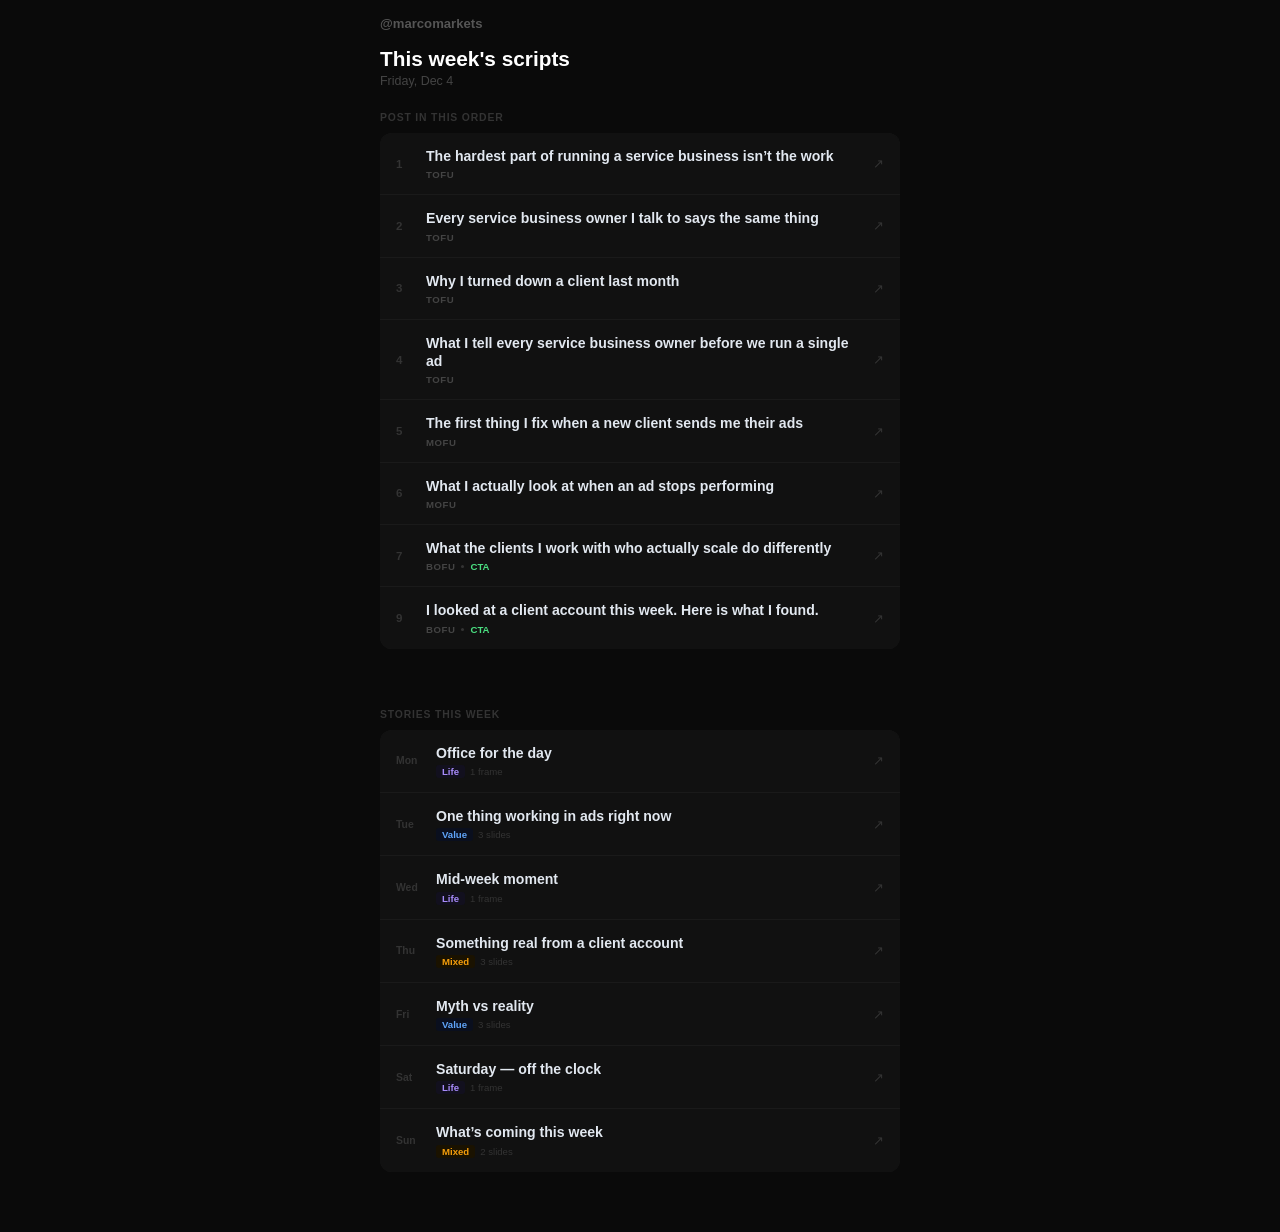
<file: index.html>
<!DOCTYPE html>
<html lang="en">
<head>
<meta charset="UTF-8">
<meta name="viewport" content="width=device-width,initial-scale=1.0">
<title>@marcomarkets</title>
<style>
*{box-sizing:border-box;margin:0;padding:0}
body{font-family:-apple-system,BlinkMacSystemFont,'Segoe UI',sans-serif;background:#0a0a0a;color:#e2e8f0;min-height:100vh;font-size:15px}
button{font-family:inherit;cursor:pointer}

.nav{padding:16px 20px 0;max-width:560px;margin:0 auto}
.nav-brand{font-size:.82rem;font-weight:600;color:#555}

.page{max-width:560px;margin:0 auto;padding:16px 20px 60px}

.heading{margin-bottom:24px}
.heading h1{font-size:1.3rem;font-weight:700;color:#fff;margin-bottom:3px}
.heading p{font-size:.78rem;color:#444}

.list-label{font-size:.65rem;font-weight:600;text-transform:uppercase;letter-spacing:.08em;color:#333;margin-bottom:10px}

.script-list{display:flex;flex-direction:column;gap:1px;background:#1a1a1a;border-radius:12px;overflow:hidden}
.row{background:#111;padding:14px 16px;cursor:pointer;display:flex;align-items:center;gap:12px;width:100%;text-align:left;border:none;-webkit-tap-highlight-color:transparent;transition:background .1s}
.row:active{background:#161616}
.row-num{font-size:.72rem;font-weight:700;color:#333;width:18px;flex-shrink:0}
.row-info{flex:1;min-width:0}
.row-title{font-size:.88rem;font-weight:600;color:#e2e8f0;line-height:1.3;margin-bottom:4px}
.row-meta{display:flex;align-items:center;gap:6px}
.row-funnel{font-size:.6rem;font-weight:700;color:#444;text-transform:uppercase;letter-spacing:.06em}
.row-dot{width:3px;height:3px;border-radius:50%;background:#333;flex-shrink:0}
.row-type{font-size:.6rem;color:#333}
.row-cta{font-size:.6rem;font-weight:600;color:#4ade80}
.row-arr{font-size:.8rem;color:#333;flex-shrink:0}
.row-done .row-title{color:#333}
.row-done .row-num{color:#1f2f1f}
.row-done-tick{font-size:.7rem;color:#4ade80;flex-shrink:0}

.overlay{display:none;position:fixed;inset:0;z-index:200;background:rgba(0,0,0,.7);overflow-y:auto;-webkit-overflow-scrolling:touch}
.overlay.on{display:block}
.sheet{background:#0f0f0f;border-radius:16px 16px 0 0;border-top:1px solid #1e1e1e;min-height:85vh;margin-top:8vh;padding-bottom:50px}
.sheet-head{display:flex;align-items:center;justify-content:space-between;padding:16px 20px}
.sheet-num{font-size:.7rem;font-weight:700;color:#333}
.sheet-close{background:#1a1a1a;border:1px solid #222;color:#666;width:30px;height:30px;border-radius:50%;font-size:1rem;display:flex;align-items:center;justify-content:center}
.sheet-body{padding:0 20px}

.sh-title{font-size:1rem;font-weight:700;color:#fff;line-height:1.35;margin-bottom:12px}
.sh-row{display:flex;gap:6px;flex-wrap:wrap;margin-bottom:14px}
.badge{font-size:.6rem;font-weight:600;padding:2px 8px;border-radius:4px;background:#1a1a1a;color:#555;border:1px solid #222}
.badge.cta{background:#0a1f0a;color:#4ade80;border-color:#1a3a1a}

.film-note{background:#0a0a0a;border-left:2px solid #222;padding:10px 12px;border-radius:0 7px 7px 0;font-size:.72rem;color:#444;line-height:1.65;margin-bottom:10px}
.film-note b{color:#666}
.ost-note{background:#0d0d12;border-left:2px solid #2a2a4a;padding:9px 12px;border-radius:0 7px 7px 0;font-size:.72rem;color:#6b6baa;line-height:1.5;margin-bottom:16px}
.ost-note b{color:#8888cc}

.ver-row{display:flex;gap:2px;background:#111;border:1px solid #1e1e1e;border-radius:20px;padding:2px;margin-bottom:14px;width:fit-content}
.vbtn{padding:4px 12px;border-radius:16px;font-size:.62rem;font-weight:600;border:none;color:#444;background:none}
.vbtn.on{background:#1e1e1e;color:#fff}

.lines{display:flex;flex-direction:column;gap:5px;margin-bottom:16px}
.line{display:grid;grid-template-columns:56px 1fr;gap:8px;align-items:start}
.lmeta{text-align:right;padding-top:8px}
.lseg{font-size:.58rem;font-weight:700;color:#333;display:block}
.ldur{font-size:.55rem;color:#2a2a2a;display:block;margin-top:1px}
.lbub{background:#111;border:1px solid #1e1e1e;border-radius:8px;padding:9px 11px;font-size:.78rem;color:#94a3b8;line-height:1.6}
.lbub.hook{border-color:#1a2a1a;background:#0a0f0a}
.lbub.cta{border-color:#1a2a1a;background:#080f08}

.cap-label{font-size:.6rem;font-weight:700;text-transform:uppercase;letter-spacing:.08em;color:#333;margin-bottom:8px}
.cap-box{background:#111;border:1px solid #1e1e1e;border-radius:8px;padding:12px;font-size:.77rem;color:#555;line-height:1.85;white-space:pre-wrap;margin-bottom:6px}

.act-row{display:flex;gap:8px;margin-top:14px}
.abtn{flex:1;padding:12px;border-radius:9px;font-size:.8rem;font-weight:600;border:none}
.abtn-grey{background:#1a1a1a;color:#e2e8f0}
.abtn-grey:active{background:#222}
.abtn-done{background:#0a1a0a;color:#4ade80;border:1px solid #1a3a1a}
.abtn-done.on{background:#0f2010}

.cbtn{display:inline-flex;align-items:center;background:none;border:1px solid #1e1e1e;color:#333;padding:2px 7px;border-radius:4px;font-size:.57rem;cursor:pointer;margin-top:4px}
.cbtn.ok{border-color:#4ade80;color:#4ade80}

.stories-section{max-width:560px;margin:0 auto;padding:0 20px 60px}
.stories-label{font-size:.65rem;font-weight:600;text-transform:uppercase;letter-spacing:.08em;color:#333;margin-bottom:10px}
.story-list{display:flex;flex-direction:column;gap:1px;background:#1a1a1a;border-radius:12px;overflow:hidden}
.story-row{background:#111;padding:14px 16px;cursor:pointer;display:flex;align-items:center;gap:12px;width:100%;text-align:left;border:none;-webkit-tap-highlight-color:transparent;transition:background .1s}
.story-row:active{background:#161616}
.story-day{font-size:.65rem;font-weight:700;color:#333;width:28px;flex-shrink:0}
.story-info{flex:1;min-width:0}
.story-title{font-size:.88rem;font-weight:600;color:#e2e8f0;line-height:1.3;margin-bottom:3px}
.story-meta{display:flex;align-items:center;gap:5px}
.story-type{font-size:.6rem;color:#333}
.story-cat{font-size:.6rem;font-weight:600;padding:1px 6px;border-radius:3px}
.story-cat.life{color:#a78bfa;background:#12101e}
.story-cat.value{color:#60a5fa;background:#0a0f1e}
.story-cat.mixed{color:#f59e0b;background:#1a1200}
.story-arr{font-size:.8rem;color:#333;flex-shrink:0}
.story-done .story-title{color:#333}
.story-done-tick{font-size:.7rem;color:#4ade80;flex-shrink:0}

.ssheet{background:#0f0f0f;border-radius:16px 16px 0 0;border-top:1px solid #1e1e1e;min-height:85vh;margin-top:8vh;padding-bottom:50px}
.ssheet-head{display:flex;align-items:center;justify-content:space-between;padding:16px 20px}
.ssheet-day{font-size:.7rem;font-weight:700;color:#333}
.ssheet-body{padding:0 20px}
.ssheet-title{font-size:1rem;font-weight:700;color:#fff;line-height:1.35;margin-bottom:10px}
.slide-count{font-size:.62rem;color:#444;margin-bottom:12px}
.slide{background:#111;border:1px solid #1e1e1e;border-radius:9px;padding:12px 14px;margin-bottom:8px}
.slide-num{font-size:.58rem;font-weight:700;color:#333;margin-bottom:5px}
.slide-text{font-size:.8rem;color:#94a3b8;line-height:1.65}
.slide-note{font-size:.68rem;color:#3a3a3a;margin-top:5px;font-style:italic}
</style>
</head>
<body>

<div class="nav"><div class="nav-brand">@marcomarkets</div></div>

<div class="overlay" id="overlay">
  <div class="sheet">
    <div class="sheet-head">
      <div class="sheet-num" id="sh-num"></div>
      <button class="sheet-close" id="sh-close">&#215;</button>
    </div>
    <div class="sheet-body" id="sh-body"></div>
  </div>
</div>

<div class="page">
  <div class="heading">
    <h1>This week's scripts</h1>
    <p id="hero-date"></p>
  </div>
  <div class="list-label">Post in this order</div>
  <div class="script-list" id="script-list"></div>
</div>

<div class="overlay" id="story-overlay">
  <div class="ssheet">
    <div class="ssheet-head">
      <div class="ssheet-day" id="ss-day"></div>
      <button class="sheet-close" id="ss-close">&#215;</button>
    </div>
    <div class="ssheet-body" id="ss-body"></div>
  </div>
</div>

<div class="stories-section">
  <div class="stories-label">Stories this week</div>
  <div class="story-list" id="story-list"></div>
</div>

<script>
(function(){var d=new Date();var days=['Sunday','Monday','Tuesday','Wednesday','Thursday','Friday','Saturday'];var months=['Jan','Feb','Mar','Apr','May','Jun','Jul','Aug','Sep','Oct','Nov','Dec'];document.getElementById('hero-date').textContent=days[d.getDay()]+', '+months[d.getMonth()]+' '+d.getDate();})();

var SCRIPTS=[
{id:0,funnel:'TOFU',title:'The hardest part of running a service business isn’t the work',type:'Talking Head',cta:false,
 film:'Indoor or outdoor. Relaxed, direct to camera. Say it like you’ve heard this a hundred times from clients.',
 ost:'"this is what nobody talks about"',
 hook:'The hardest part of running a service business isn’t the work. Every client I talk to is good at the work.',
 caption:'the hardest part of running a service business isn’t the work\n\neverybody i work with is good at what they do\n\nthe hard part is staying busy doing it\n\ngetting consistent clients in the door, week after week, without chasing anyone\n\nthat’s the actual problem. and it’s the one most people don’t figure out until it’s too late.',
 lines:[
  {time:'Hook',tag:'5s',cls:'hook',text:'The hardest part of running a service business isn’t the work. Every client I talk to is good at the work.'},
  {time:'Body',tag:'8s',cls:'',text:'The hard part is staying busy doing it. Getting consistent clients in the door week after week without relying on referrals or hoping someone calls.'},
  {time:'Body',tag:'8s',cls:'',text:'I see it constantly. Someone who’s brilliant at their job, great reviews, happy customers, but they’re slow half the year and scrambling the other half. Because the work is inconsistent.'},
  {time:'Close',tag:'6s',cls:'',text:'Being good at the job gets you repeat customers. Being visible gets you new ones. You need both.'},
 ]},
{id:1,funnel:'TOFU',title:'Every service business owner I talk to says the same thing',type:'Talking Head',cta:false,
 film:'Indoor: clean background, good lighting, close to camera. Relaxed and honest. Like you are catching up with someone.',
 ost:'"the phone used to ring. now it doesn’t."',
 hook:'Every service business owner I talk to says the same thing. The phone used to ring. Now it just doesn’t.',
 caption:'every service business owner i talk to says the same thing\n\nthe phone used to ring. now it doesn’t.\n\nit’s not that the work changed. it’s that the way people find you changed.\n\nand if you’re not showing up where they’re looking, someone else is.',
 lines:[
  {time:'Hook',tag:'5s',cls:'hook',text:'Every service business owner I talk to says the same thing. The phone used to ring. Now it just doesn’t.'},
  {time:'Body',tag:'8s',cls:'',text:'And it’s not because they got worse at the job. The work is the same. The problem is how people find you has completely changed.'},
  {time:'Body',tag:'9s',cls:'',text:'Five years ago word of mouth was enough. Now people go straight to their phone, scroll for two seconds, and book whoever shows up. If you’re not in front of them, your competitor is.'},
  {time:'Close',tag:'6s',cls:'',text:'That’s the whole game now. Not being the best in the area. Being the most visible one.'},
 ]},
{id:2,funnel:'TOFU',title:'Why I turned down a client last month',type:'Talking Head',cta:false,
 film:'Casual, close to camera. Tell it like a story. No energy, just honest.',
 ost:'"not every client is the right client"',
 hook:'I turned down a client last month. And it was the right call.',
 caption:'i turned down a client last month\n\nthey wanted ads but had no process to follow up with leads\n\nno one to answer the phone fast. no follow-up plan. nothing.\n\nthe ad gets you the lead. what you do after is what gets you the job.\n\ni only work with people who are ready for both.',
 lines:[
  {time:'Hook',tag:'5s',cls:'hook',text:'I turned down a client last month. And it was the right call.'},
  {time:'Body',tag:'8s',cls:'',text:'They wanted to run ads but had no process for what happens after a lead comes in. No one answering the phone fast. No follow-up plan. Nothing.'},
  {time:'Body',tag:'8s',cls:'',text:'The ad gets you the lead. That part I can handle. But if nobody calls that lead back within 10 minutes, the job goes to whoever does. I’ve seen it happen too many times.'},
  {time:'Close',tag:'6s',cls:'',text:'Ads work. But only if the whole thing works. I’d rather say no early than watch good leads go nowhere.'},
 ]},
{id:3,funnel:'TOFU',title:'What I tell every service business owner before we run a single ad',type:'Talking Head',cta:false,
 film:'Outdoor or indoor clean setup. Conversational, like you are giving advice to a friend.',
 ost:'"what i tell every client before we run a single ad"',
 hook:'Before I run a single ad for a client, I always say the same thing.',
 caption:'before i run a single ad i always say this\n\nthe ad gets you the lead\n\nwhat you do in the next 10 minutes is what gets you the job\n\ncall fast. know what to say. follow up.\n\nmost people lose the job before the ad even gets a chance to prove itself.',
 lines:[
  {time:'Hook',tag:'5s',cls:'hook',text:'Before I run a single ad for a client, I always say the same thing.'},
  {time:'Body',tag:'8s',cls:'',text:'The ad gets you the lead. That’s it. What you do in the next 10 minutes is what actually gets you the job.'},
  {time:'Body',tag:'9s',cls:'',text:'I’ve seen it so many times. Great ad, solid leads, but the client takes two days to call back and wonders why nothing is converting. The person already booked someone else.'},
  {time:'Close',tag:'6s',cls:'',text:'Speed is everything. Call within 10 minutes, have something to say, follow up at least three times. That’s where the jobs actually come from.'},
 ]},
{id:4,funnel:'MOFU',title:'The first thing I fix when a new client sends me their ads',type:'Talking Head',cta:false,
 film:'Indoor: good background, tripod, eye level. Direct and confident. Teach it like you have seen it a hundred times.',
 ost:'"the #1 mistake i see in every new client’s ads"',
 hook:'When a new client sends me their Meta ads the first thing I look at is never the creative.',
 caption:'when a new client sends me their ads the first thing i look at is never the creative\n\ni look at the objective\n\n9 times out of 10 they’re running traffic\n\ntraffic finds people who click. not people who want to book.\n\nswitch it to lead generation. same budget. completely different results.',
 lines:[
  {time:'Hook',tag:'5s',cls:'hook',text:'When a new client sends me their Meta ads the first thing I look at is never the creative.'},
  {time:'Body',tag:'9s',cls:'',text:'I look at the campaign objective. And 9 times out of 10 they’re running Traffic. Which sounds right but it’s not. Traffic tells Meta to find people who click links. Not people who want to book a job.'},
  {time:'Body',tag:'8s',cls:'',text:'Switch it to Lead Generation and you are telling Meta to find people who are ready to take action. Same budget, same ad, completely different result.'},
  {time:'Close',tag:'5s',cls:'',text:'Check your objective before you change anything else. That’s always where I start.'},
 ]},
{id:5,funnel:'MOFU',title:'What I actually look at when an ad stops performing',type:'Talking Head',cta:false,
 film:'Indoor, direct to camera, confident. Teach it methodically. Like you’re walking someone through your actual process.',
 ost:'"why your ad stopped working"',
 hook:'When a client tells me their ad stopped working, the problem is almost never what they think it is.',
 caption:'when an ad stops performing the first thing most people do is change the creative\n\nthat’s usually not the problem\n\ni check three things in order: audience fatigue, ad frequency, and the lead form\n\none of those three is almost always the issue\n\nchange the right thing and it’ll start working again.',
 lines:[
  {time:'Hook',tag:'5s',cls:'hook',text:'When a client tells me their ad stopped working, the problem is almost never what they think it is.'},
  {time:'Body',tag:'9s',cls:'',text:'First thing most people do is change the creative. New video, new copy, start over. But if the audience has seen your ad too many times, no creative is going to fix that. I check frequency first.'},
  {time:'Body',tag:'8s',cls:'',text:'Then I look at the audience size. Too small and you burn through it fast. Then the lead form. A complicated form kills conversions even when the ad is working perfectly.'},
  {time:'Close',tag:'6s',cls:'',text:'Check those three things before you touch the creative. Nine times out of ten the fix is in one of them.'},
 ]},
{id:6,funnel:'BOFU',title:'What the clients I work with who actually scale do differently',type:'Talking Head',cta:true,
 film:'Indoor, clean background. Confident, slow it down. This is the trust video. No pitch energy.',
 ost:'"this is what separates them"',
 hook:'I’ve worked with a lot of service businesses on their Meta ads. The ones who actually scale all have one thing in common.',
 caption:'i’ve worked with a lot of service businesses on meta ads\n\nthe ones who scale aren’t always the ones with the best ads\n\nthey call leads back fast. they follow up. they know their numbers.\n\nthey treat the ad as one part of a strategy, not the whole thing.\n\nDM me "SCALE" if you want to build that for your business.',
 lines:[
  {time:'Hook',tag:'5s',cls:'hook',text:'I’ve worked with a lot of service businesses on their Meta ads. The ones who actually scale all have one thing in common.'},
  {time:'Body',tag:'9s',cls:'',text:'It’s not that they have better ads. Some of them have pretty average creative. What they do differently is treat the ad as one part of a strategy, not the whole thing.'},
  {time:'Body',tag:'8s',cls:'',text:'They call leads back fast. They follow up more than once. They know what they’re spending and what they’re getting back. They’re running a process, not just running ads.'},
  {time:'CTA',tag:'5s',cls:'cta',text:'If you want to build that for your business, DM me SCALE and we’ll figure out if it makes sense to work together.'},
 ]},
,
{id:7,funnel:'BOFU',title:'I looked at a client account this week. Here is what I found.',type:'Screen Record',cta:true,
 film:'Screen record your Meta Ads Manager. Walk through it slowly. Blur the client name. Talk over it like you are explaining to a friend.',
 ost:'"what’s actually happening in a real ad account"',
 hook:'I pulled up a client account this week and want to show you exactly what I was looking at.',
 caption:'pulled up a client account this week\n\nshowing you exactly what i look at and why\n\nmost people never see inside a real account\n\nthis is what it actually looks like when things are working\n\nDM me "SCALE" if you want me to look at yours.',
 lines:[
  {time:'Hook',tag:'5s',cls:'hook',text:'I pulled up a client account this week and want to show you exactly what I was looking at.'},
  {time:'Body',tag:'9s',cls:'',text:'First thing I check is the cost per lead. Not just the number, but whether it’s trending up or down over the last 7 days. If it’s creeping up it usually means audience fatigue or the creative is getting stale.'},
  {time:'Body',tag:'8s',cls:'',text:'Then I look at the lead form completion rate. A lot of people get clicks but the form drops off. That tells me the form is too long or asking for too much too early.'},
  {time:'Body',tag:'6s',cls:'',text:'These two numbers tell me more than anything else in the account.'},
  {time:'CTA',tag:'5s',cls:'cta',text:'DM me SCALE if you want me to take a look at yours.'},
 ]},
];

var checks=JSON.parse(localStorage.getItem('mm_checks')||'{}');
var curId=null;
var curVer='full';

function buildList(){
  var el=document.getElementById('script-list');
  el.innerHTML='';
  SCRIPTS.forEach(function(s,i){
    var done=!!checks[s.id];
    var row=document.createElement('button');
    row.className='row'+(done?' row-done':'');
    row.innerHTML=
      '<div class="row-num">'+(i+1)+'</div>'
      +'<div class="row-info">'
      +'<div class="row-title">'+s.title+'</div>'
      +'<div class="row-meta">'
      +'<div class="row-funnel">'+s.funnel+'</div>'
      +(s.cta?'<div class="row-dot"></div><div class="row-cta">CTA</div>':'')
      +'</div>'
      +'</div>'
      +(done?'<div class="row-done-tick">&#10003;</div>':'<div class="row-arr">&#8599;</div>');
    row.addEventListener('click',function(){openSheet(s.id);});
    el.appendChild(row);
  });
}
buildList();

function filterLines(lines,ver){
  if(ver==='full')return lines;
  var hook=lines.filter(function(l){return l.cls==='hook';});
  var cta=lines.filter(function(l){return l.cls==='cta';});
  if(ver==='short')return hook.concat(cta);
  var mid=lines.filter(function(l){return l.cls!=='hook'&&l.cls!=='cta';}).slice(0,2);
  return hook.concat(mid).concat(cta);
}
function totalSec(lines){return lines.reduce(function(t,l){var s=parseInt(l.tag||'0');return t+(isNaN(s)?0:s);},0);}
function durStr(lines,ver){var t=totalSec(filterLines(lines,ver));if(!t)return '';var m=Math.floor(t/60),s=t%60;return m?(m+'m '+(s?s+'s':'')):(s+'s');}

function mkLines(lines,ver){
  return '<div class="lines">'+filterLines(lines,ver).map(function(l){
    return '<div class="line">'
      +'<div class="lmeta"><span class="lseg">'+l.time+'</span>'+(l.tag?'<span class="ldur">'+l.tag+'</span>':'')+'</div>'
      +'<div class="lbub '+l.cls+'">'+l.text
      +'<br><button class="cbtn" onclick="cpText(this,'+JSON.stringify(l.text)+')">Copy</button>'
      +'</div></div>';
  }).join('')+'</div>';
}

function openSheet(id){
  curId=id;curVer='full';
  document.getElementById('overlay').classList.add('on');
  document.body.style.overflow='hidden';
  renderSheet();
}
function renderSheet(){
  var s=SCRIPTS[curId];
  var idx=SCRIPTS.indexOf(s)+1;
  document.getElementById('sh-num').textContent='Script '+idx+' of 7 — '+s.funnel;
  var short=durStr(s.lines,'short'),mid=durStr(s.lines,'mid'),full=durStr(s.lines,'full');
  document.getElementById('sh-body').innerHTML=
    '<div class="sh-title">'+s.title+'</div>'
    +'<div class="sh-row">'
    +'<div class="badge">'+s.type+'</div>'
    +(s.cta?'<div class="badge cta">Has CTA</div>':'<div class="badge">No CTA</div>')
    +'</div>'
    +'<div class="film-note"><b>How to film:</b> '+s.film+'</div>'
    +(s.ost?'<div class="ost-note"><b>On-screen text:</b> '+s.ost+'</div>':'')
    +'<div class="ver-row">'
    +'<button class="vbtn'+(curVer==='short'?' on':'')+'" onclick="setVer(\'short\')">Short'+(short?' \xb7 '+short:'')+'</button>'
    +'<button class="vbtn'+(curVer==='mid'?' on':'')+'" onclick="setVer(\'mid\')">Medium'+(mid?' \xb7 '+mid:'')+'</button>'
    +'<button class="vbtn'+(curVer==='full'?' on':'')+'" onclick="setVer(\'full\')">Full'+(full?' \xb7 '+full:'')+'</button>'
    +'</div>'
    +mkLines(s.lines,curVer)
    +'<div class="cap-label">Caption</div>'
    +'<div class="cap-box" id="cap-box">'+s.caption+'</div>'
    +'<button class="cbtn" onclick="cpCap()">Copy Caption</button>'
    +'<div class="act-row">'
    +'<button class="abtn abtn-grey" onclick="cpAll()">Copy Script</button>'
    +'<button class="abtn abtn-done'+(checks[curId]?' on':'')+'" id="done-btn" onclick="toggleDone()">'+(checks[curId]?'Posted ✓':'Mark as Posted')+'</button>'
    +'</div>';
}
function setVer(ver){curVer=ver;renderSheet();}
document.getElementById('sh-close').addEventListener('click',closeSheet);
document.getElementById('overlay').addEventListener('click',function(e){if(e.target===document.getElementById('overlay'))closeSheet();});
function closeSheet(){document.getElementById('overlay').classList.remove('on');document.body.style.overflow='';}
function cpText(btn,text){navigator.clipboard.writeText(text).then(function(){btn.textContent='Copied';btn.classList.add('ok');setTimeout(function(){btn.textContent='Copy';btn.classList.remove('ok');},1800);});}
function cpCap(){var el=document.getElementById('cap-box');if(el)navigator.clipboard.writeText(el.textContent);}
function cpAll(){navigator.clipboard.writeText(SCRIPTS[curId].lines.map(function(l){return l.text;}).join('\n\n'));}
function toggleDone(){
  checks[curId]=!checks[curId];
  localStorage.setItem('mm_checks',JSON.stringify(checks));
  var btn=document.getElementById('done-btn');
  if(btn){btn.className='abtn abtn-done'+(checks[curId]?' on':'');btn.textContent=checks[curId]?'Posted ✓':'Mark as Posted';}
  buildList();
}

var STORIES=[
{id:'s0',day:'Mon',cat:'life',title:'Office for the day',
 slides:[
  {text:'Aesthetic shot — coffee shop, your desk, wherever you’re set up.\n\nOne line of text on screen. Pick one:\n"office for the day"\n"where the work gets done"\n"client calls + coffee"\n"building from here"',
   note:'No caption needed. Just post it. This one is pure vibe — shows you’re consistent and always working.'}
 ]},
{id:'s1',day:'Tue',cat:'value',title:'One thing working in ads right now',
 slides:[
  {text:'Slide 1\nText on screen: "something i’ve been noticing in client accounts…"\nNo need to say anything. Let it sit for 1–2 seconds.',
   note:''},
  {text:'Slide 2\nFill in what you’re genuinely seeing this week. Keep it one line.\n\nExamples:\n"simple hooks are beating everything polished right now"\n"shorter lead forms = more completions every time"\n"broad audiences outperforming narrow ones this month"',
   note:'One real thing. Specific beats vague every time.'},
  {text:'Slide 3\nText on screen: "worth testing if you run ads"\n\nOptional: add a question sticker — "are you running Meta ads?" to see who’s in your audience.',
   note:''}
 ]},
{id:'s2',day:'Wed',cat:'life',title:'Mid-week moment',
 slides:[
  {text:'One shot — gym, outside, walking, wherever you are.\n\nOne line of text on screen. Pick one:\n"reset"\n"mid week"\n"gym then back to it"\n"balance"\n"[city name] mornings"',
   note:'No explanation needed. It just shows you’re a real person. Keep it short and aesthetic.'}
 ]},
{id:'s3',day:'Thu',cat:'mixed',title:'Something real from a client account',
 slides:[
  {text:'Slide 1\nText on screen: "was in a client account this week…"\nLet it sit.',
   note:''},
  {text:'Slide 2\nOne thing you actually saw or fixed. Be specific, keep the client anonymous.\n\nExamples:\n"their cost per lead was $40. we changed the audience radius. now it’s $12."\n"ad frequency was at 8. no wonder it stopped converting."\n"lead form had 6 fields. cut it to 2. completion rate doubled."',
   note:'Real and specific is what builds trust. This is the content people screenshot.'},
  {text:'Slide 3 — close\nText on screen: "this is the job"\n\nIf it’s a CTA week, add: "DM me SCALE if you want me to look at yours."',
   note:'Only add the CTA line on a CTA week.'}
 ]},
{id:'s4',day:'Fri',cat:'value',title:'Myth vs reality',
 slides:[
  {text:'Slide 1\nText on screen: "myth: [the wrong belief]"\n\nExamples:\n"myth: you need a big budget to get results"\n"myth: more followers = more clients"\n"myth: running ads is too expensive for small businesses"',
   note:'Pick something you actually hear. Not made up.'},
  {text:'Slide 2\nText on screen: "reality: [what’s actually true]"\n\nExamples:\n"reality: a small budget with the right audience beats a big budget aimed at everyone"\n"reality: 500 followers who trust you will buy before 50k who don’t"\n"reality: the cost of not running ads is slower growth"',
   note:''},
  {text:'Slide 3\nOne line close.\nText on screen: "[short takeaway]"\n\nExample: "get the fundamentals right before you worry about budget."',
   note:'Optional: question sticker — "what’s a myth you’ve heard about ads?" — gets replies.'}
 ]},
{id:'s5',day:'Sat',cat:'life',title:'Saturday — off the clock',
 slides:[
  {text:'One shot — anywhere you actually are. Gym, outside, food, with people, literally anything.\n\nOne line of text on screen. Pick one:\n"saturdays"\n"logged off"\n"this is the other side of it"\n"earned it"\n"life > work"\n"[what you’re doing] > client calls"',
   note:'No explanation. The text does the work. This is what makes people feel like they know you.'}
 ]},
{id:'s6',day:'Sun',cat:'mixed',title:'What’s coming this week',
 slides:[
  {text:'Slide 1\nText on screen: "dropping this week:"\nList 2 topics from your upcoming reels — keep them vague enough to tease:\n"why most service business ads fail in the first week"\n"what i check before touching any creative"',
   note:'Builds anticipation. People will watch for your posts.'},
  {text:'Slide 2\nOne line. Keep it real.\nText on screen: "let’s get it" or "week starts tomorrow"\n\nIf CTA week: "DM me SCALE if you want me to look at your ads this week."',
   note:'Short close. No overthinking.'}
 ]},
];

var schecks=JSON.parse(localStorage.getItem('mm_schecks')||'{}');
var curStory=null;

function buildStoryList(){
  var el=document.getElementById('story-list');
  el.innerHTML='';
  STORIES.forEach(function(s){
    var done=!!schecks[s.id];
    var frameCount=s.slides.length===1?'1 frame':s.slides.length+' slides';
    var row=document.createElement('button');
    row.className='story-row'+(done?' story-done':'');
    row.innerHTML=
      '<div class="story-day">'+s.day+'</div>'
      +'<div class="story-info">'
      +'<div class="story-title">'+s.title+'</div>'
      +'<div class="story-meta">'
      +'<span class="story-cat '+s.cat+'">'+(s.cat==='life'?'Life':s.cat==='value'?'Value':'Mixed')+'</span>'
      +'<span class="story-type">'+frameCount+'</span>'
      +'</div></div>'
      +(done?'<div class="story-done-tick">✓</div>':'<div class="story-arr">&#8599;</div>');
    row.addEventListener('click',function(){openStory(s.id);});
    el.appendChild(row);
  });
}
buildStoryList();

function openStory(id){
  curStory=id;
  document.getElementById('story-overlay').classList.add('on');
  document.body.style.overflow='hidden';
  renderStory();
}
function renderStory(){
  var s=STORIES.find(function(x){return x.id===curStory;});
  var frameLabel=s.slides.length===1?'Single frame':s.slides.length+' slides';
  document.getElementById('ss-day').textContent=s.day+' — '+(s.cat==='life'?'Life':s.cat==='value'?'Value':'Mixed');
  document.getElementById('ss-body').innerHTML=
    '<div class="ssheet-title">'+s.title+'</div>'
    +'<div class="slide-count">'+frameLabel+'</div>'
    +s.slides.map(function(sl,i){
      return '<div class="slide">'
        +(s.slides.length>1?'<div class="slide-num">Slide '+(i+1)+'</div>':'')
        +'<div class="slide-text">'+sl.text.replace(/\n/g,'<br>')+'</div>'
        +(sl.note?'<div class="slide-note">'+sl.note+'</div>':'')
        +'</div>';
    }).join('')
    +'<div class="act-row">'
    +'<button class="abtn abtn-done'+(schecks[curStory]?' on':'')+'" id="sdone-btn" onclick="toggleStoryDone()">'+(schecks[curStory]?'Posted ✓':'Mark as Posted')+'</button>'
    +'</div>';
}
document.getElementById('ss-close').addEventListener('click',function(){document.getElementById('story-overlay').classList.remove('on');document.body.style.overflow='';});
document.getElementById('story-overlay').addEventListener('click',function(e){if(e.target===document.getElementById('story-overlay')){document.getElementById('story-overlay').classList.remove('on');document.body.style.overflow='';}});
function toggleStoryDone(){
  schecks[curStory]=!schecks[curStory];
  localStorage.setItem('mm_schecks',JSON.stringify(schecks));
  var btn=document.getElementById('sdone-btn');
  if(btn){btn.className='abtn abtn-done'+(schecks[curStory]?' on':'');btn.textContent=schecks[curStory]?'Posted ✓':'Mark as Posted';}
  buildStoryList();
}
</script>
</body>
</html>
</file>
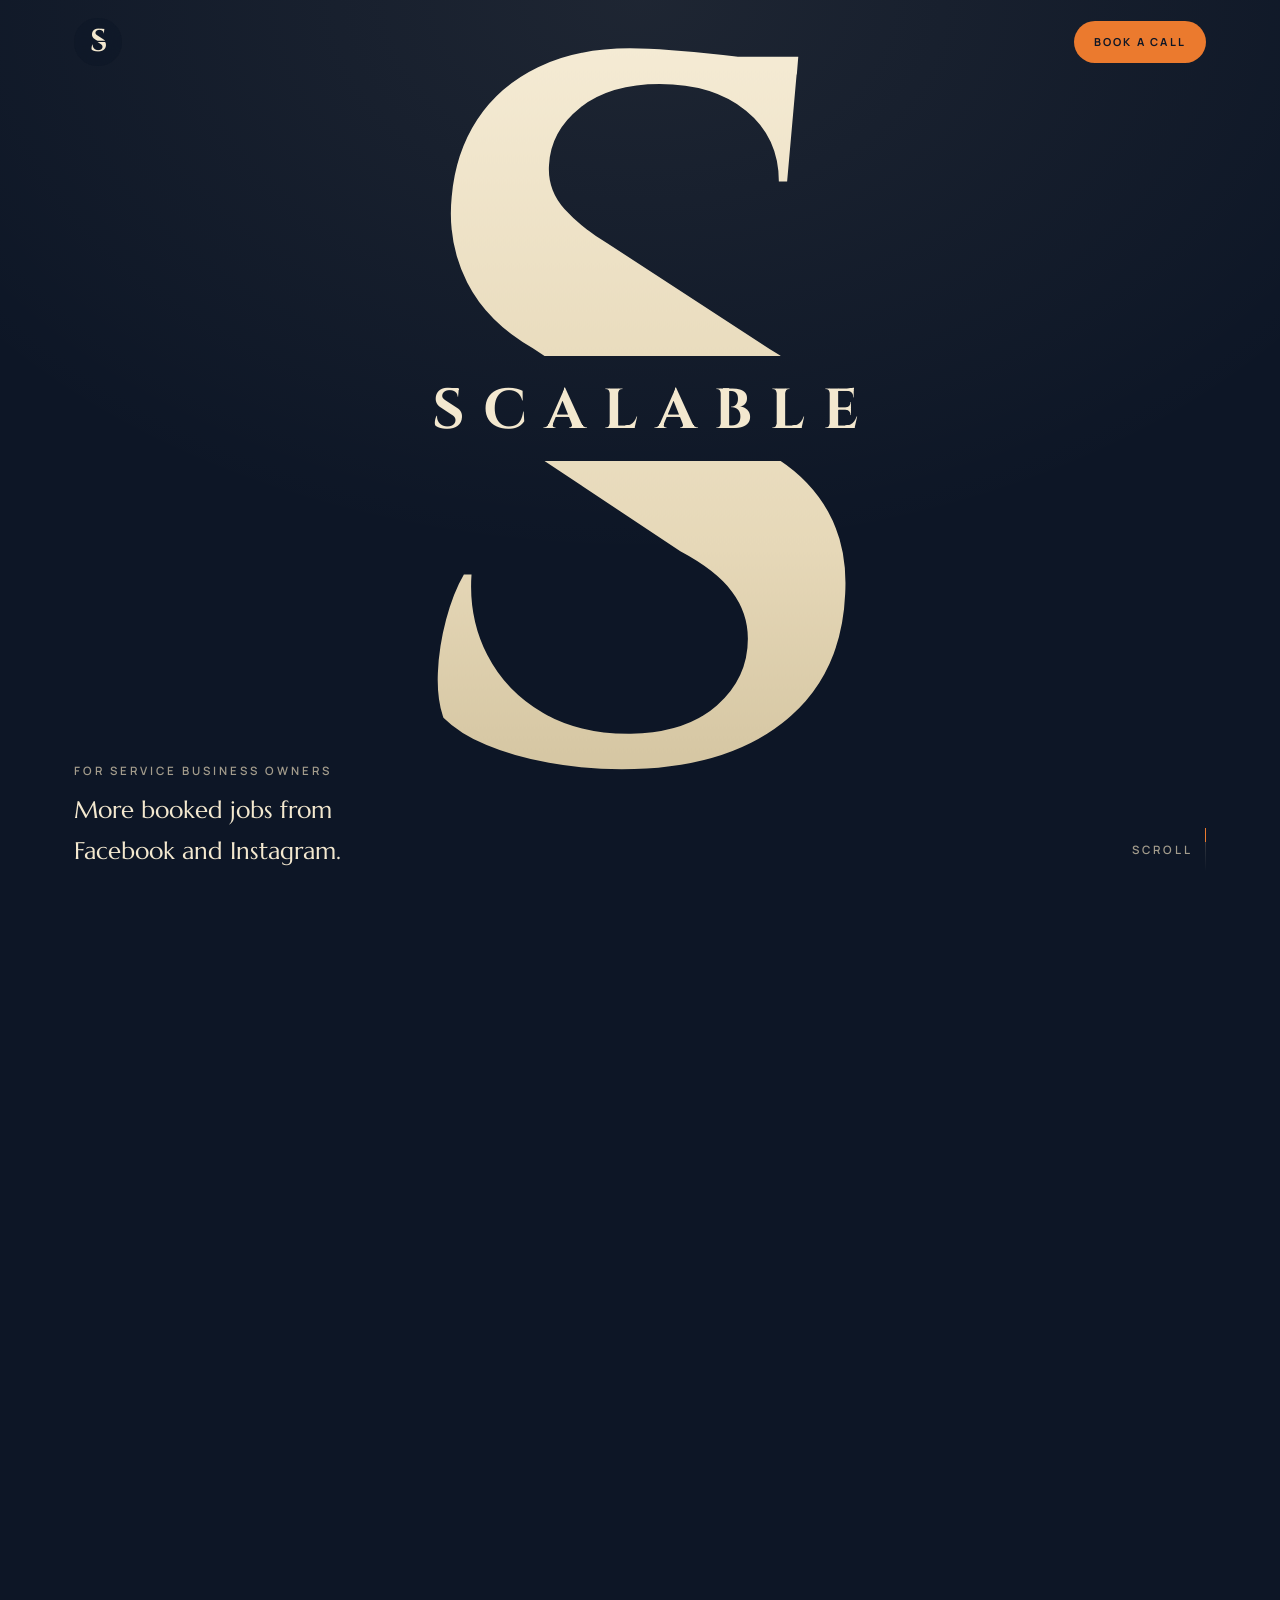
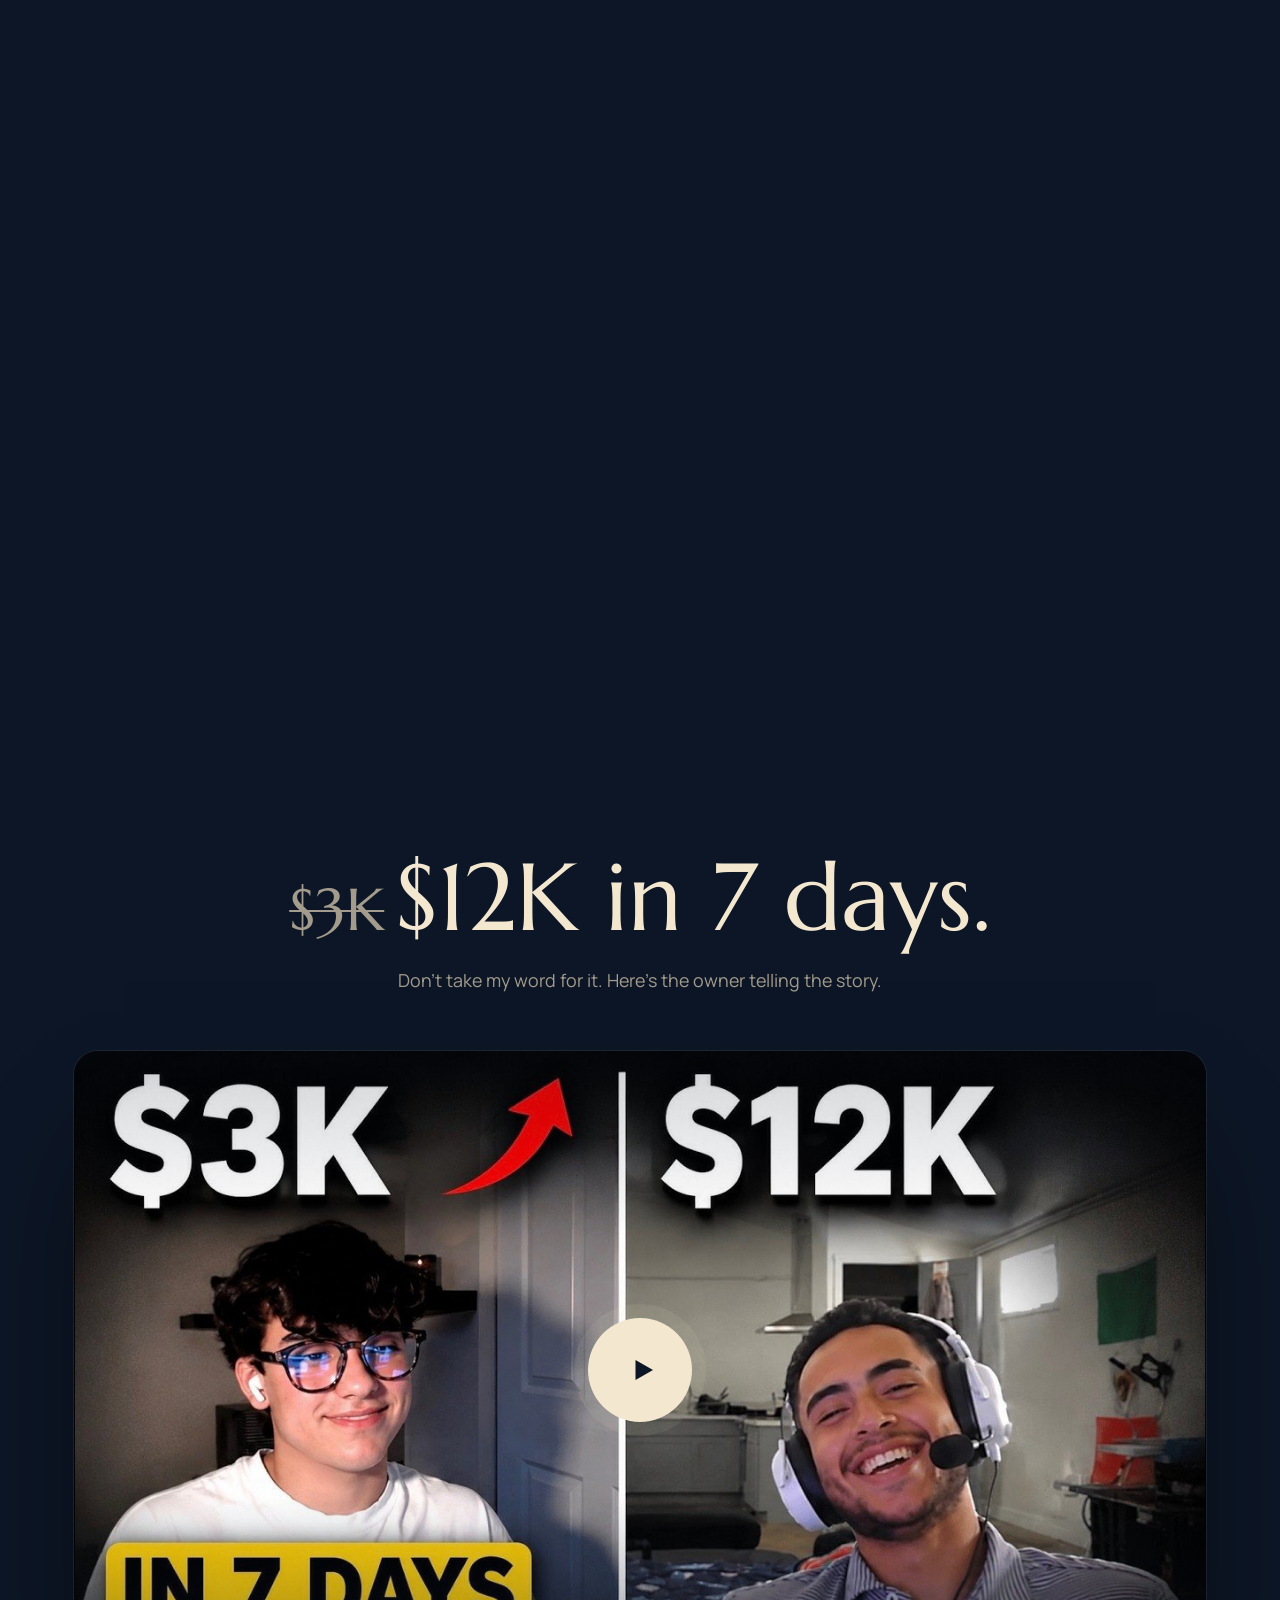
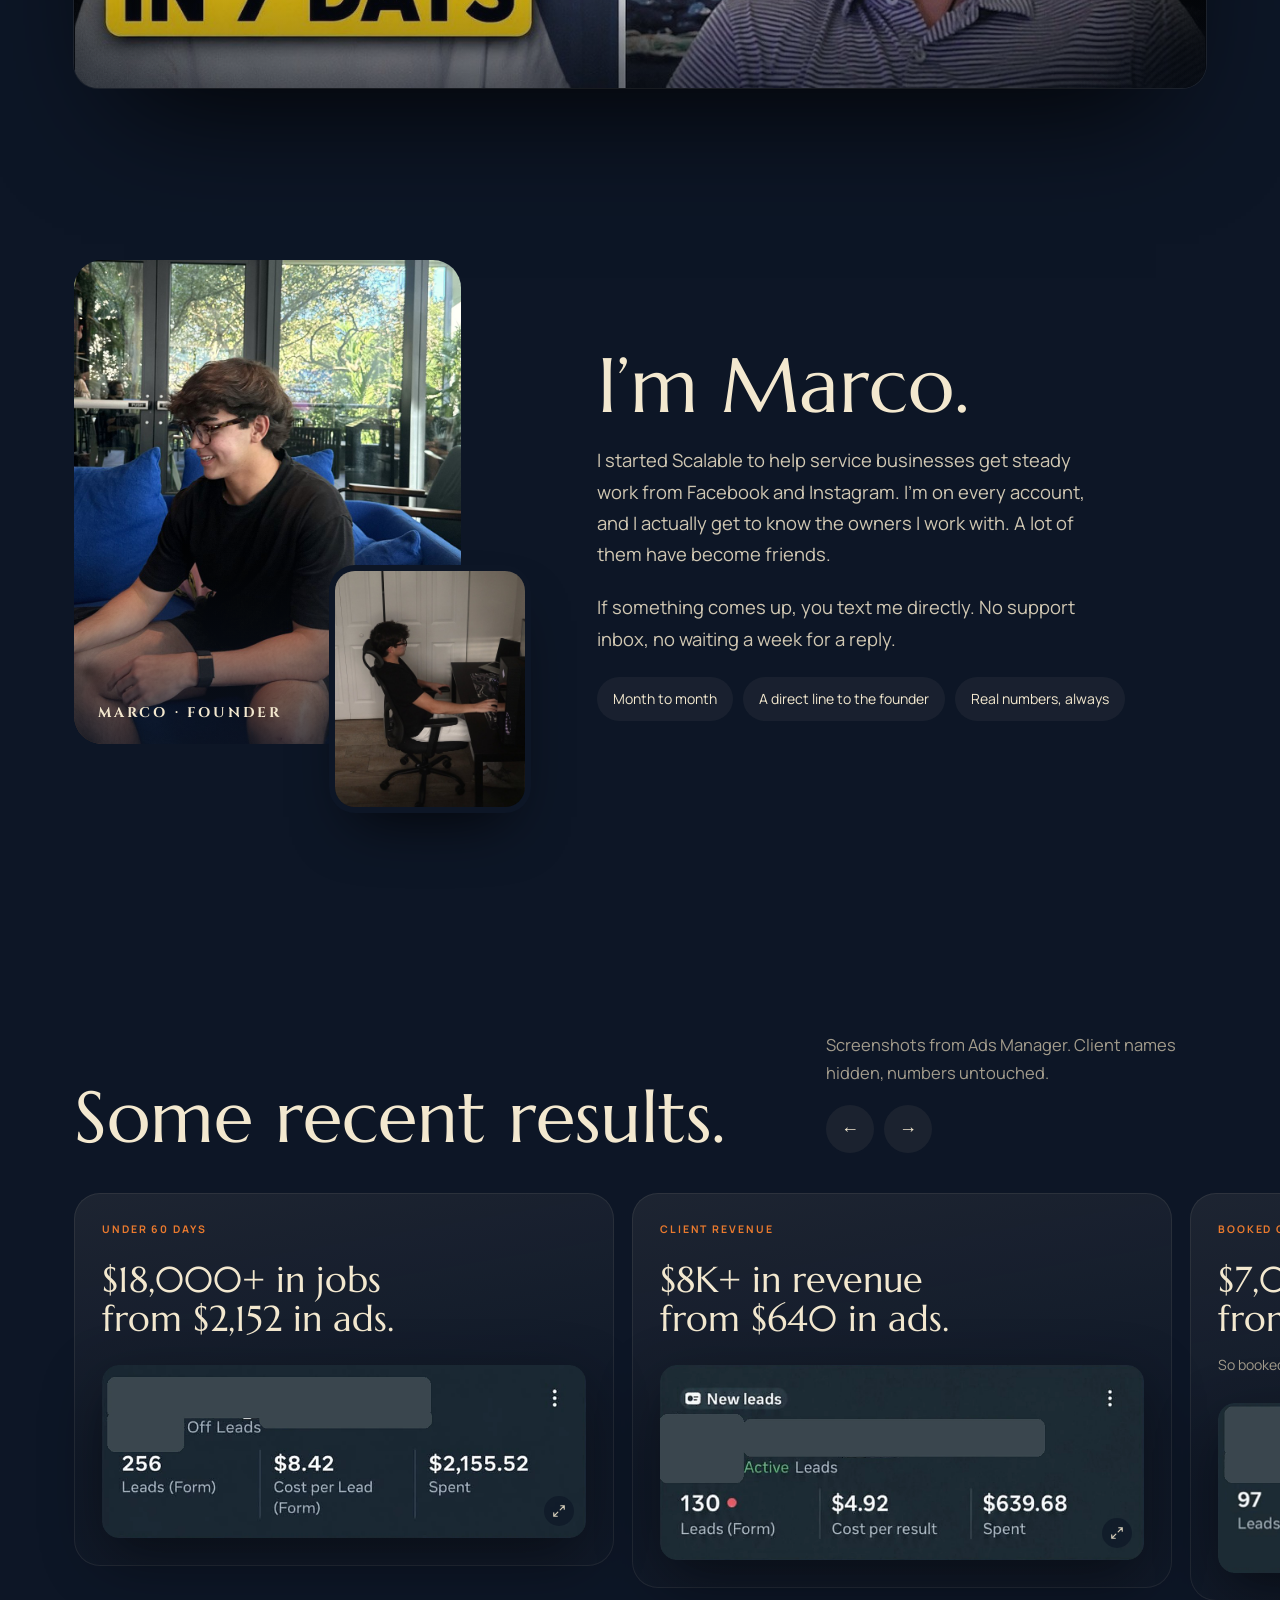
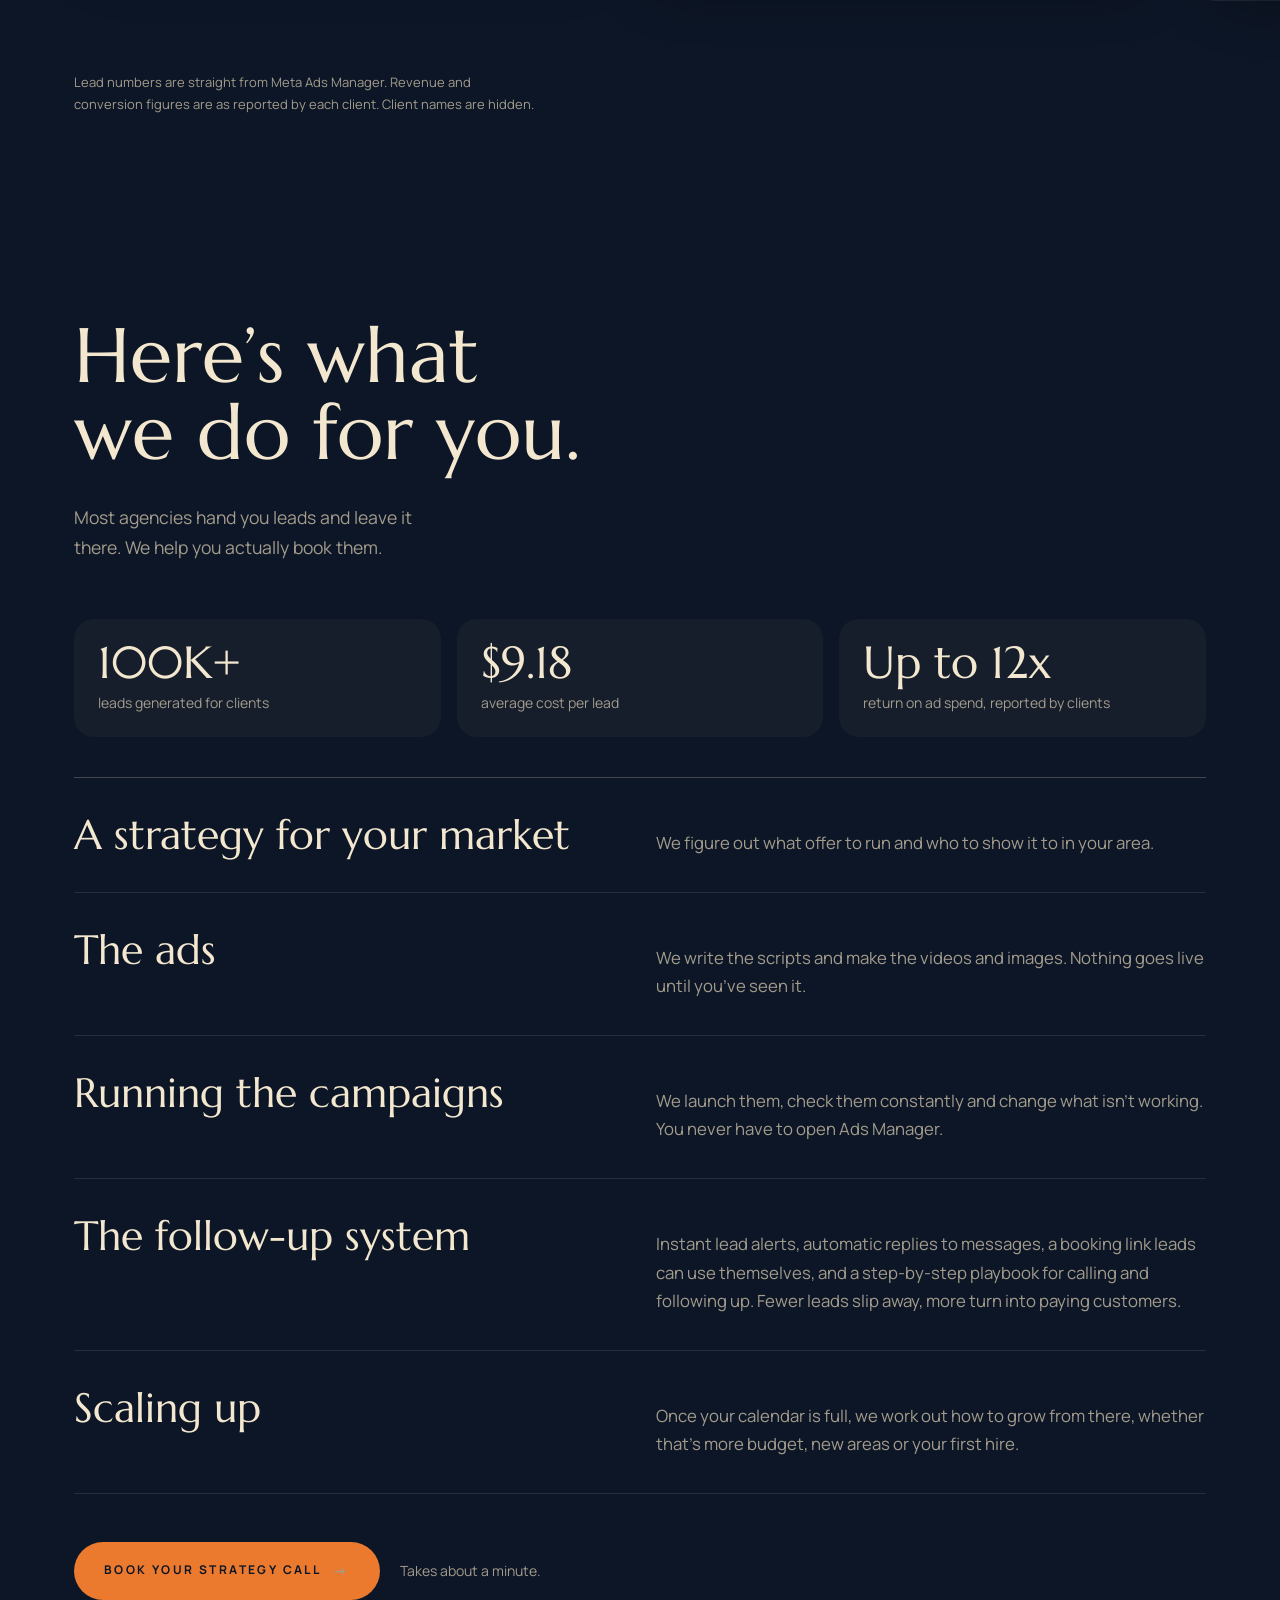
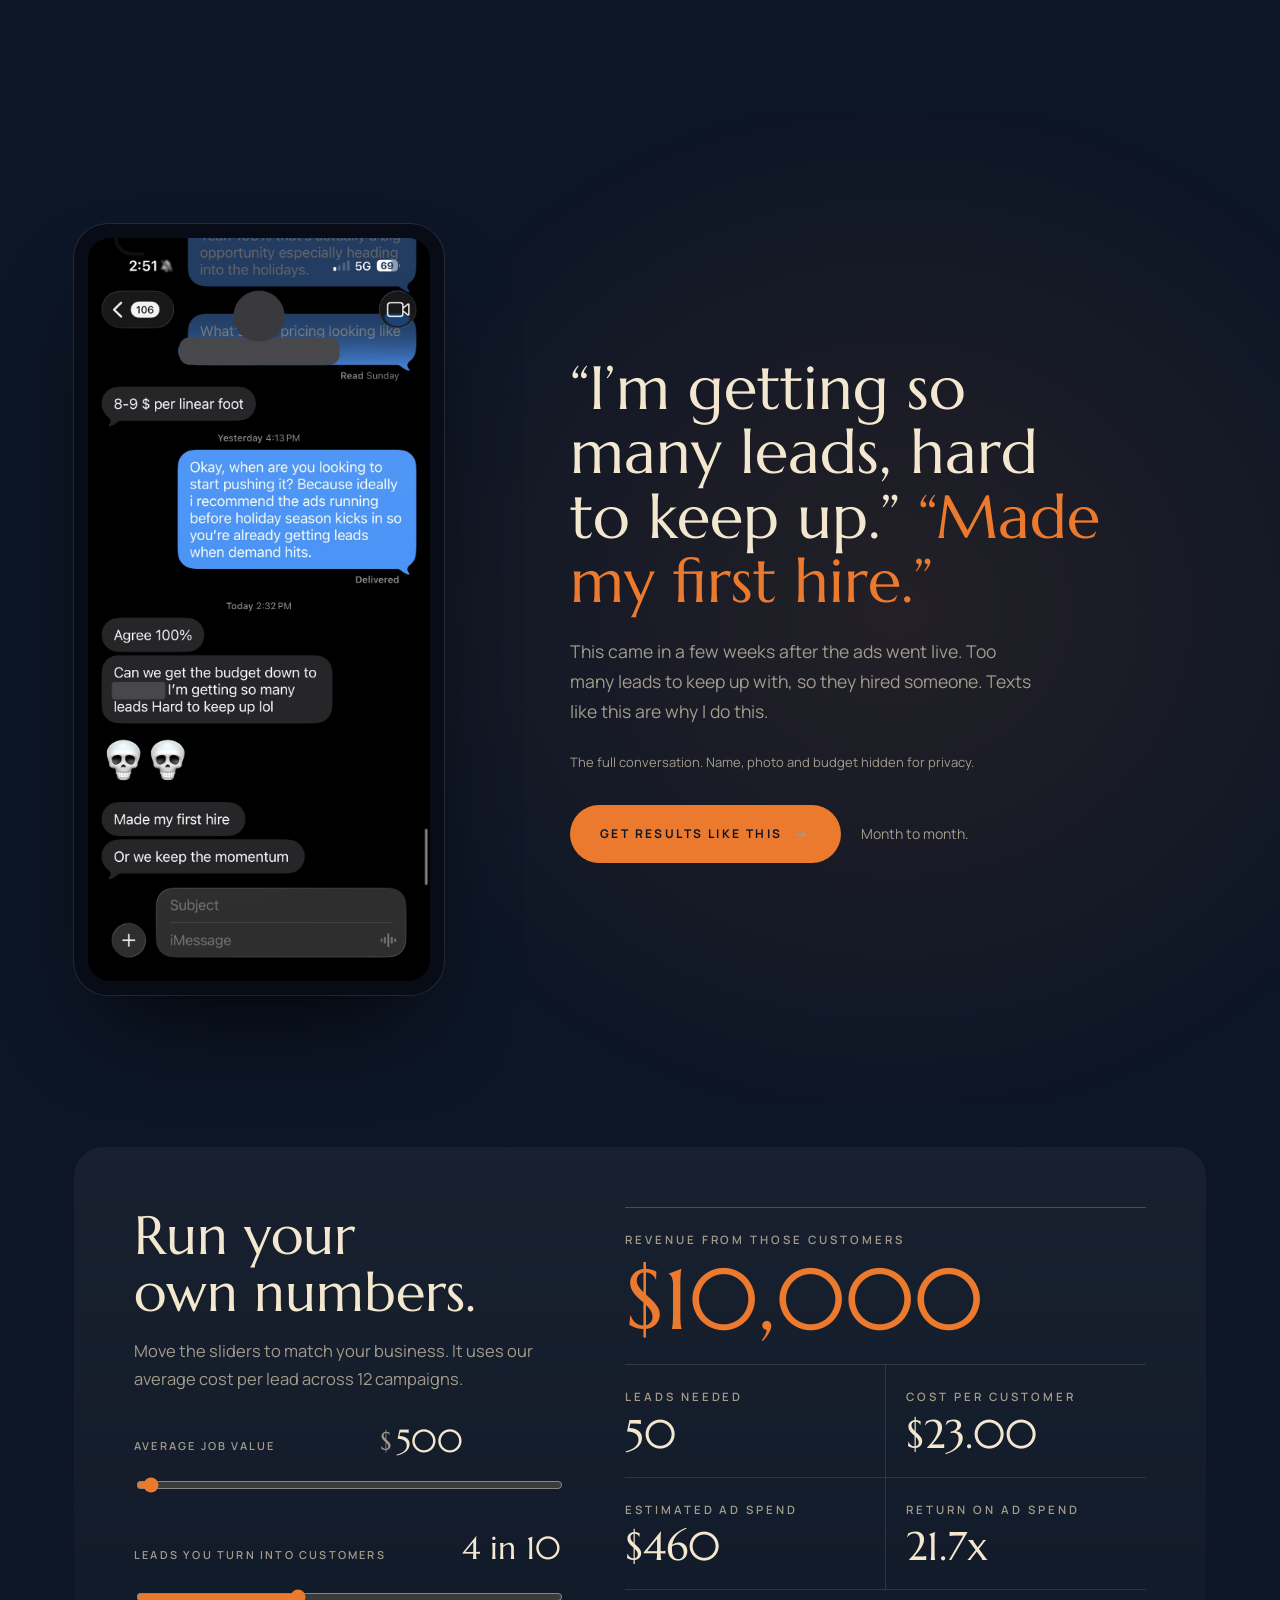
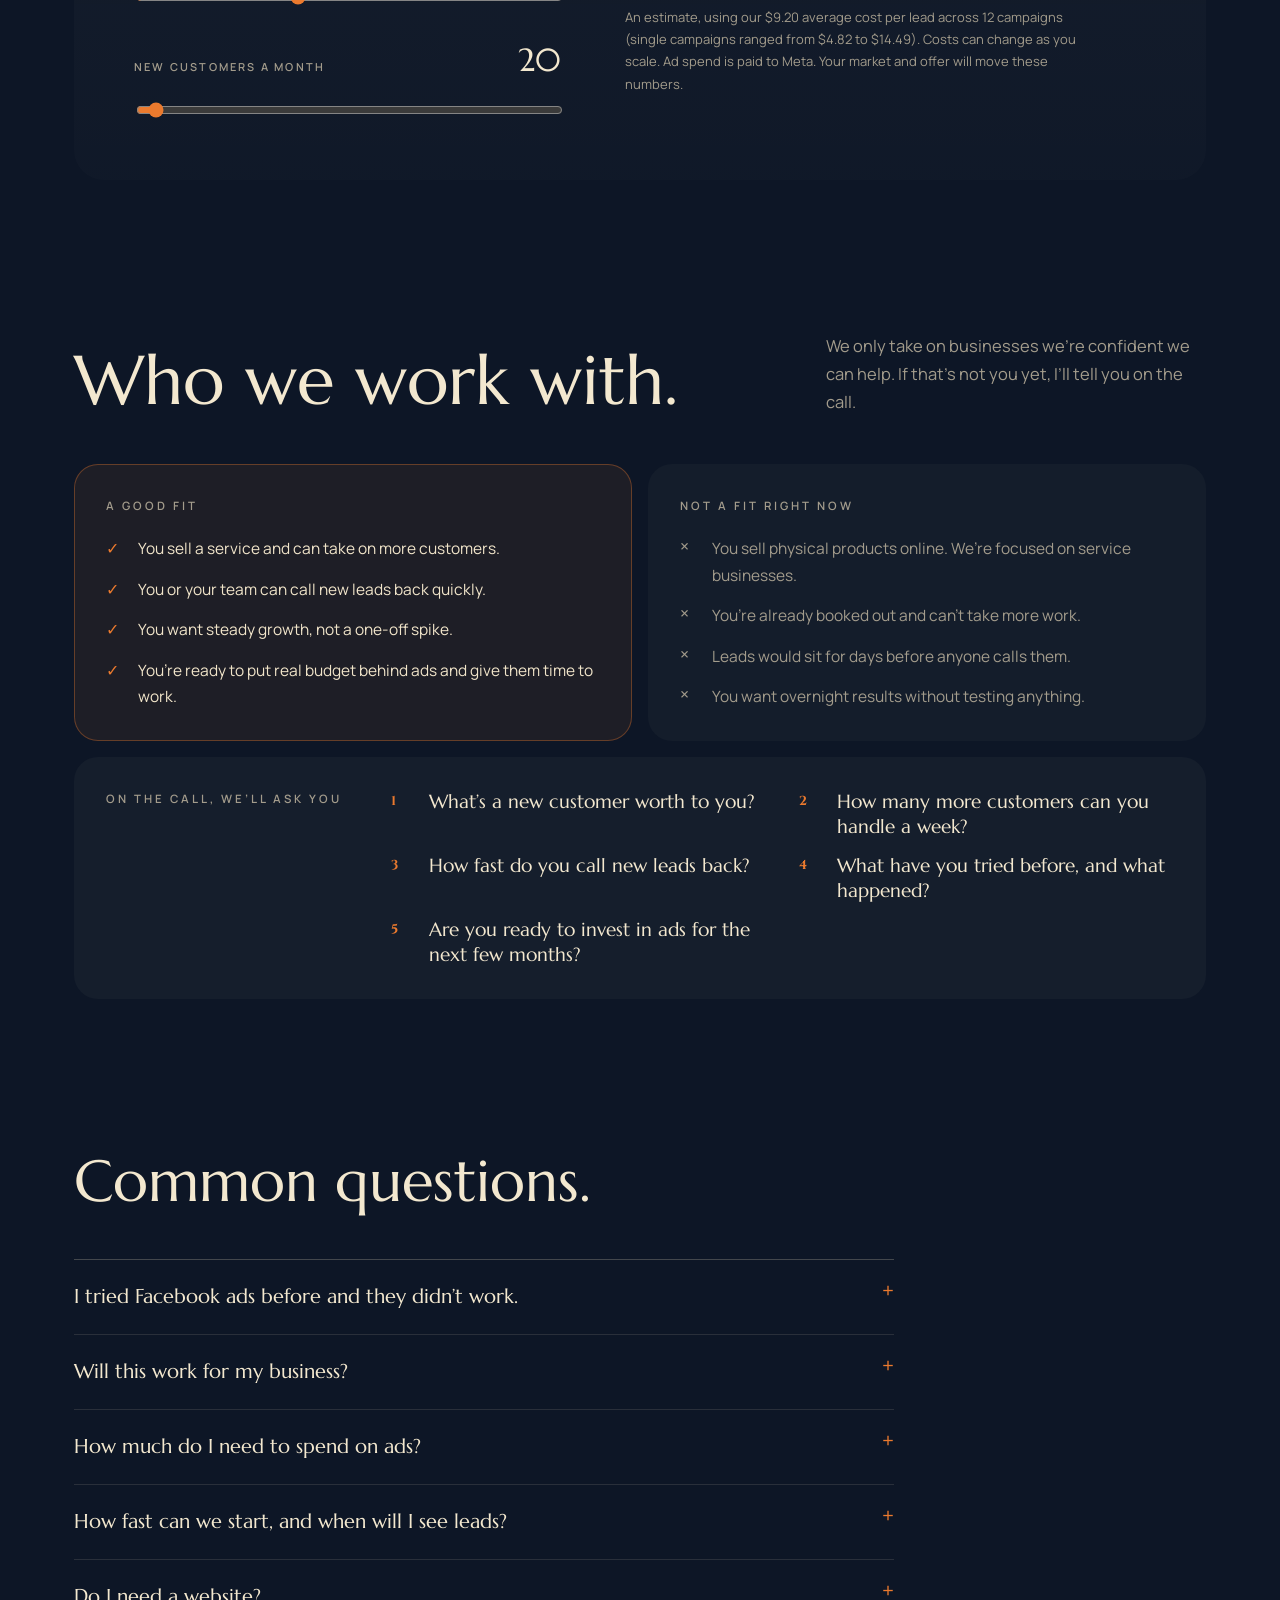
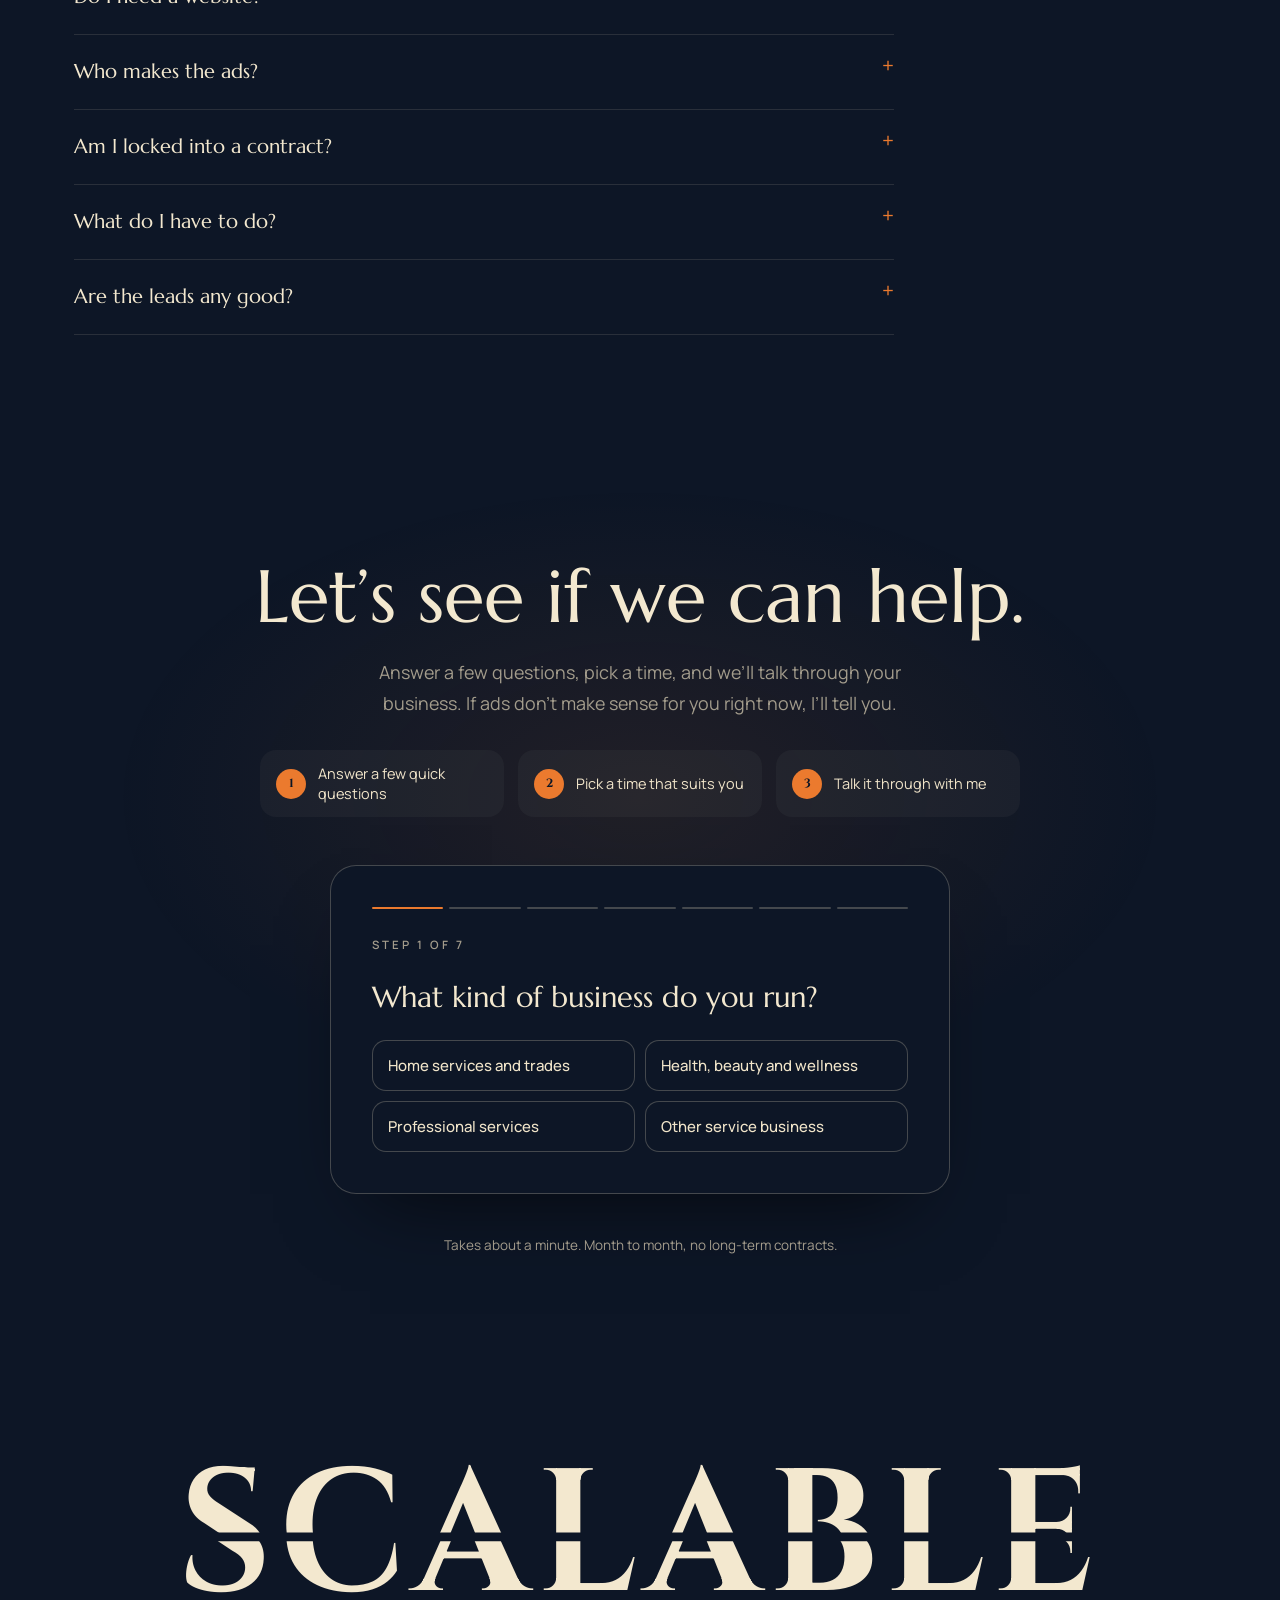
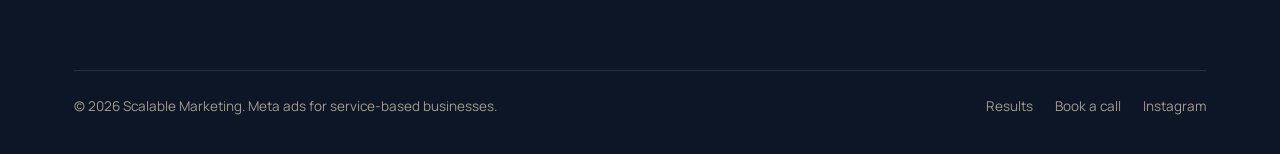
<file: website/index.html>
<!doctype html>
<html lang="en">
<head>
<meta charset="utf-8">
<meta name="viewport" content="width=device-width,initial-scale=1,viewport-fit=cover">
<meta name="description" content="Scalable runs Meta ads for service-based businesses, plus the follow-up system that turns leads into booked jobs.">
<meta property="og:title" content="Scalable Marketing">
<meta property="og:description" content="Meta ads for service-based businesses.">
<meta property="og:image" content="https://scalablemarketing.co/video-cover.jpg">
<meta property="og:url" content="https://scalablemarketing.co/">
<meta property="og:type" content="website">
<meta name="twitter:card" content="summary_large_image">
<link rel="canonical" href="https://scalablemarketing.co/">
<meta name="theme-color" content="#0D1626">
<style>html,body{margin:0}img{max-width:100%}[hidden]{display:none!important}</style>
<title>Scalable Marketing</title>
</head>
<body>

<meta name="claude:viewport-fit-sides" content="cover">
<link rel="preconnect" href="https://fonts.googleapis.com">
<link rel="preconnect" href="https://fonts.gstatic.com" crossorigin>
<link rel="stylesheet" href="https://fonts.googleapis.com/css2?family=Cinzel:wght@500;700&family=Marcellus&family=Manrope:wght@400;500;600;700&display=swap">
<style>
/* Concept: The Gap. The split S is the whole site. Scrolling opens the gap between its halves, warm light pours through, and every idea after lives in a gap. Results sit on a literal scale. */
:root {
  --bg: #0D1626;
  --bg-2: #132036;
  --line: rgba(241, 229, 202, 0.12);
  --line-2: rgba(241, 229, 202, 0.24);
  --text: #F1E5CA;
  --head: #F3E8CF;
  --muted: #A39C8C;
  --ink: #0D1626;
  --accent: #EB7A2E;
  --accent-hi: #F48E47;
  --accent-deep: #AE5418;
  --accent-rgb: 235, 122, 46;
  --on-accent: #0D1626;
  --on-accent-rgb: 13, 22, 38;
  --btn-on-bg: #0D1626;
  --btn-on-fg: #F3E8CF;

  --f-logo: "Cinzel", "Trajan Pro", Georgia, serif;
  --f-head: "Marcellus", "Optima", Georgia, serif;
  --f-body: "Manrope", "Helvetica Neue", Arial, sans-serif;
  color-scheme: dark;
  --accent-glow: rgba(var(--accent-rgb), 0.55);
}

* { box-sizing: border-box; }
[hidden] { display: none !important; }
html { background: var(--bg); }
body { margin: 0; background: radial-gradient(1200px 800px at 50% 0%, rgba(243,232,207,.075), transparent 70%) no-repeat, var(--bg); color: var(--text); font-family: var(--f-body); font-size: 16.5px; line-height: 1.7; -webkit-font-smoothing: antialiased; overflow-x: hidden; }
body::before { content: ""; position: fixed; inset: 0 0 auto; height: env(safe-area-inset-top, 0px); background: var(--bg); z-index: 40; }
.wrap { max-width: 1180px; margin: 0 auto; padding-left: max(24px, env(safe-area-inset-left, 0px)); padding-right: max(24px, env(safe-area-inset-right, 0px)); }
a { color: inherit; }
:focus-visible { outline: 1.5px solid var(--head); outline-offset: 4px; border-radius: 4px; }
::selection { background: var(--accent); color: var(--on-accent); }

.label { font-size: 11.5px; font-weight: 600; letter-spacing: .26em; text-transform: uppercase; color: var(--muted); }
h1, h2, h3 { font-family: var(--f-head); font-weight: 400; color: var(--head); margin: 0; text-wrap: balance; }
p { margin: 0; max-width: 58ch; }
.num { font-family: var(--f-head); font-variant-numeric: tabular-nums; }

.btn { display: inline-flex; align-items: center; justify-content: center; gap: 12px; padding: 17px 30px; border-radius: 999px; border: 0; cursor: pointer; font-family: var(--f-body); font-size: 12px; font-weight: 700; letter-spacing: .2em; text-transform: uppercase; text-decoration: none; transition: transform .25s ease, box-shadow .25s ease; }
.btn:hover { transform: translateY(-2px); }
.btn-accent { background: var(--accent); color: var(--on-accent); box-shadow: 0 0 0 0 var(--accent-glow); }
.btn-on { background: var(--btn-on-bg); color: var(--btn-on-fg); }
.btn-accent:hover { box-shadow: 0 12px 40px -8px var(--accent-glow); }
.btn-cream { background: var(--head); color: var(--ink); }
.btn .arr { transition: transform .25s ease; }
.btn:hover .arr { transform: translateX(4px); }

.mark { position: relative; display: inline-block; width: .74em; height: 1em; font-family: var(--f-logo); font-weight: 700; line-height: 1; color: var(--head); }
.mark span { position: absolute; inset: 0; text-align: center; }
.mark .t { clip-path: inset(0 0 50% 0); transform: translateY(-.045em); }
.mark .b { clip-path: inset(50% 0 0 0); }

/* Nav: almost nothing */
.nav { position: fixed; top: env(safe-area-inset-top, 0px); left: 0; right: 0; z-index: 30; padding-top: 18px; pointer-events: none; }
.nav .wrap { display: flex; justify-content: space-between; align-items: center; }
.nav a { pointer-events: auto; }
.nav .mark { font-size: 30px; }
.nav a:first-child { display: grid; place-items: center; width: 48px; height: 48px; border-radius: 50%; background: rgba(13,22,38,.5); backdrop-filter: blur(12px); -webkit-backdrop-filter: blur(12px); text-decoration: none; }
.nav .btn { padding: 12px 20px; font-size: 11px; }

/* Act I: the gap */
.intro { position: relative; height: 260vh; }
.stage { position: sticky; top: 0; height: 100vh; height: 100svh; overflow: hidden; display: grid; place-items: center; }
.bigS { position: absolute; left: 50%; top: 50%; width: .74em; height: 1em; margin-left: -.37em; margin-top: -.5em; font-size: min(94vh, 128vw); font-size: min(94svh, 128vw); font-family: var(--f-logo); font-weight: 700; line-height: 1; pointer-events: none; }
.bigS span { position: absolute; inset: 0; text-align: center; background: linear-gradient(180deg, #F7EED9 0%, #E6D8B8 55%, #C9B993 100%); -webkit-background-clip: text; background-clip: text; color: transparent; will-change: transform; }
.bigS .t { clip-path: inset(0 0 calc(50% - var(--k, 0px)) 0); }
.bigS .b { clip-path: inset(calc(50% + var(--k, 0px)) 0 0 0); }
.band {
  position: absolute; inset: 0; transform: translateY(var(--k, 0px)); opacity: 0;
  clip-path: inset(50% 0 50% 0); overflow: hidden;
}
.edge { position: absolute; left: 0; right: 0; top: 50%; height: 1px; background: var(--accent); opacity: 0; pointer-events: none; will-change: transform, opacity; }
.edge::before { content: ""; position: absolute; left: 0; right: 0; height: 90px; pointer-events: none; }
.edge.top::before { bottom: 1px; background: linear-gradient(0deg, rgba(var(--accent-rgb), .22), rgba(var(--accent-rgb), .06) 40%, transparent); }
.edge.bot::before { top: 1px; background: linear-gradient(180deg, rgba(var(--accent-rgb), .22), rgba(var(--accent-rgb), .06) 40%, transparent); }
.band .say { will-change: opacity; position: absolute; left: 0; right: 0; top: 50%; transform: translateY(-50%); text-align: center; padding-inline: max(24px, env(safe-area-inset-left, 0px)) max(24px, env(safe-area-inset-right, 0px)); opacity: 0; }
.hero-word { position: absolute; left: 50%; top: 50%; transform: translate(calc(-50% + var(--wx, 0px)), calc(-50% + var(--k, 0px))); pointer-events: none; }
.band .say p { margin: 0 auto; font-family: var(--f-head); color: var(--head); font-size: clamp(1.8rem, 4.4vw, 3.6rem); line-height: 1.1; max-width: 22ch; text-wrap: balance; }
.band .final { display: flex; flex-direction: column; align-items: center; gap: 26px; }
.band .final h1 { color: var(--head); font-size: clamp(2.6rem, 7.4vw, 6.4rem); line-height: .98; max-width: 14ch; }
.band .final .label { color: var(--accent); }
.band .final .sub { line-height: 1.6; font-size: 1.12rem; color: var(--muted); max-width: 46ch; margin: 0 auto; font-family: var(--f-body); }
.caption { position: absolute; left: 0; right: 0; bottom: 0; padding-bottom: max(28px, env(safe-area-inset-bottom, 0px)); }
.caption .wrap { display: flex; justify-content: space-between; align-items: end; gap: 24px; }
.caption h2 { font-size: clamp(1.15rem, 2vw, 1.5rem); max-width: 26ch; }
.cue { display: flex; align-items: center; gap: 12px; }
.cue i { width: 1px; height: 44px; background: linear-gradient(var(--line-2), transparent); position: relative; overflow: hidden; }
@media (prefers-reduced-motion: no-preference) {
  .cue i::after { content: ""; position: absolute; left: 0; width: 1px; height: 14px; background: var(--accent); box-shadow: 0 0 8px var(--accent); animation: cue 2s ease-in-out infinite; }
  @keyframes cue { from { top: -14px; } to { top: 44px; } }
}

/* Below the opening: scenes, like an ad. Proof on video, who we are on cream, what you get as a list, objections answered, then the call with urgency. */
:root { --cream: #F1E5CA; --cream-ink: #0D1626; --cream-muted: #6E6656; --cream-line: rgba(13, 22, 38, .16); }
.scene { position: relative; padding-block: 112px; }
.statrow { display: grid; grid-template-columns: repeat(3, minmax(0, 1fr)); gap: 16px; margin-bottom: 40px; }
.statrow div { padding: 22px 24px; border-radius: 20px; background: rgba(243,232,207,.04); display: flex; flex-direction: column; gap: 6px; }
.statrow b { font-family: var(--f-head); font-weight: 400; color: var(--head); font-size: clamp(2rem, 4vw, 2.8rem); line-height: 1; font-variant-numeric: tabular-nums; }
.statrow span { color: var(--muted); font-size: 14px; }
@media (max-width: 700px) { .statrow { grid-template-columns: 1fr; } }
.eyebrow { display: inline-flex; align-items: center; gap: 12px; }
.eyebrow::before { content: ""; width: 28px; height: 1px; background: var(--accent); }

/* Video */
.video-head { display: flex; flex-direction: column; align-items: center; text-align: center; gap: 20px; margin-bottom: 56px; }
.video-head h2 { font-size: clamp(2.8rem, 7.4vw, 6.4rem); line-height: .98; }
.video-head h2 s { color: var(--muted); text-decoration-thickness: 2px; font-size: .62em; margin-right: .18em; }
.video-head p { color: var(--muted); font-size: 1.12rem; }
.video { position: relative; display: block; width: 100%; max-width: 100%; aspect-ratio: 16 / 9; border-radius: 24px; overflow: hidden; text-decoration: none; background: radial-gradient(60% 70% at 50% 45%, rgba(243,232,207,.08), transparent 70%), #0A111D; box-shadow: 0 0 0 1px rgba(241,229,202,.08), 0 60px 120px -50px rgba(0,0,0,.95); }
.video .wm { position: absolute; left: 50%; top: 50%; transform: translate(-50%, -50%); font-size: min(520px, 70vw); opacity: .06; }
.video .play { position: absolute; left: 50%; top: 50%; width: 104px; height: 104px; margin: -52px 0 0 -52px; border-radius: 50%; background: var(--head); display: grid; place-items: center; transition: transform .3s ease, box-shadow .3s ease; box-shadow: 0 0 0 14px rgba(243,232,207,.08); }
.video .play svg { width: 30px; height: 30px; margin-left: 5px; fill: var(--ink); }
.video:hover .play { transform: scale(1.06); box-shadow: 0 0 0 22px rgba(243,232,207,.08); }
.video .vcap { position: absolute; left: 28px; bottom: 24px; display: flex; flex-direction: column; gap: 4px; text-align: left; }
.video .vcap b { font-family: var(--f-head); font-weight: 400; color: var(--head); font-size: 1.3rem; }
.video iframe { position: absolute; inset: 0; width: 100%; height: 100%; border: 0; }
.video .poster { position: absolute; inset: 0; width: 100%; height: 100%; object-fit: cover; transition: transform .6s ease, filter .3s ease; }
.video:hover .poster { transform: scale(1.02); filter: brightness(.92); }
.video .play { z-index: 2; }
.video .shade { position: absolute; inset: 0; z-index: 1; pointer-events: none; background: radial-gradient(120% 115% at 50% 50%, rgba(13,22,38,0) 52%, rgba(13,22,38,.6) 100%), linear-gradient(180deg, rgba(13,22,38,.18) 0%, rgba(13,22,38,0) 28%, rgba(13,22,38,0) 70%, rgba(13,22,38,.45) 100%); }
.video-stage { position: relative; }
.video-stage::before { content: ""; position: absolute; inset: 6% 4%; border-radius: 50%; background: radial-gradient(closest-side, rgba(var(--accent-rgb), .16), transparent 75%); pointer-events: none; }
.video { transform: translateY(var(--rise, 0px)) scale(var(--grow, 1)); transition: transform .9s cubic-bezier(.2,.7,.2,1), box-shadow .3s ease; }

/* Who we are, on cream */
.cream { --cream-ink: var(--head); --cream-muted: var(--muted); --cream-line: var(--line-2); color: var(--text); background: linear-gradient(180deg, rgba(243,232,207,0) 0%, rgba(243,232,207,.045) 22%, rgba(243,232,207,.045) 78%, rgba(243,232,207,0) 100%); }
.cream h2, .cream h3 { color: var(--cream-ink); }
.cream .label { color: var(--cream-muted); }
.who-grid { display: grid; grid-template-columns: 1.25fr .75fr; gap: 72px; align-items: end; }
.who-copy { display: flex; flex-direction: column; gap: 26px; }
.who-copy h2 { font-size: clamp(2.6rem, 6vw, 5.2rem); line-height: 1; }
.who-copy p { font-size: 1.18rem; color: var(--muted); max-width: 42ch; }
.stats { border-top: 1px solid var(--cream-line); }
.stat { display: flex; justify-content: space-between; align-items: baseline; gap: 16px; padding-block: 18px; border-bottom: 1px solid var(--cream-line); }
.stat b { font-family: var(--f-head); font-weight: 400; font-size: clamp(2rem, 4vw, 2.9rem); line-height: 1; font-variant-numeric: tabular-nums; }
.stat span { color: var(--cream-muted); font-size: 14px; text-align: right; }
.all { margin-top: 22px; }
.all summary { list-style: none; cursor: pointer; display: inline-flex; gap: 10px; align-items: center; font-size: 11.5px; font-weight: 700; letter-spacing: .18em; text-transform: uppercase; color: var(--cream-muted); }
.all summary::-webkit-details-marker { display: none; }
.all summary::after { content: "+"; font-size: 1.15rem; line-height: 1; transition: transform .2s ease; }
.all[open] summary::after { transform: rotate(45deg); }
.all summary:hover { color: var(--cream-ink); }
.table-wrap { overflow-x: auto; margin-top: 14px; }
.all table { width: 100%; min-width: 300px; border-collapse: collapse; font-variant-numeric: tabular-nums; font-size: 14.5px; }
.all th { text-align: left; font-size: 10.5px; font-weight: 600; letter-spacing: .18em; text-transform: uppercase; color: var(--cream-muted); padding: 8px 0; border-bottom: 1px solid var(--cream-line); }
.all td { padding: 8px 0; border-bottom: 1px solid var(--cream-line); }
.all th:not(:first-child), .all td:not(:first-child) { text-align: right; }
.all td:first-child { font-family: var(--f-head); font-size: 1.05rem; }
.all .note { margin-top: 10px; font-size: 12.5px; color: var(--cream-muted); }

/* What you get */
.offer-head { display: flex; justify-content: space-between; align-items: end; gap: 32px; flex-wrap: wrap; margin-bottom: 56px; }
.offer-head h2 { font-size: clamp(2.6rem, 6vw, 5rem); line-height: 1; max-width: 13ch; }
.offer-head p { color: var(--muted); font-size: 1.1rem; max-width: 34ch; }
.offer-list { border-top: 1px solid var(--line-2); }
.row { display: grid; grid-template-columns: minmax(0, 1fr) minmax(0, 1fr); gap: 32px; align-items: baseline; padding-block: 34px; border-bottom: 1px solid var(--line); }
.row .r { font-family: var(--f-logo); font-weight: 700; letter-spacing: .1em; color: var(--accent); font-size: 1rem; }
.row h3 { font-size: clamp(1.7rem, 3.2vw, 2.6rem); line-height: 1.1; transition: transform .35s ease; }
.row:hover h3 { transform: translateX(8px); }
.row p { color: var(--muted); font-size: 1.05rem; }

/* Objections */
.qa-head { margin-bottom: 48px; display: flex; flex-direction: column; gap: 16px; }
.qa-head h2 { font-size: clamp(2.2rem, 4.6vw, 3.6rem); line-height: 1.05; }
.qa { max-width: 820px; border-top: 1px solid var(--line-2); }
.qa details { border-bottom: 1px solid var(--line); }
.qa summary { list-style: none; cursor: pointer; padding-block: 20px; display: flex; justify-content: space-between; gap: 20px; font-family: var(--f-head); font-size: 1.25rem; color: var(--head); }
.qa summary::-webkit-details-marker { display: none; }
.qa summary::after { content: "+"; font-family: var(--f-body); color: var(--accent); font-size: 1.3rem; line-height: 1; transition: transform .2s ease; }
.qa details[open] summary::after { transform: rotate(45deg); }
.qa details p { padding-bottom: 20px; color: var(--muted); font-size: 15.5px; max-width: 64ch; }

/* Call to action */
.cta { text-align: center; background: radial-gradient(55% 45% at 50% 38%, rgba(var(--accent-rgb), .09), transparent 75%); }
.cta .wrap { display: flex; flex-direction: column; align-items: center; gap: 22px; }
.cta h2 { font-size: clamp(2.4rem, 5.8vw, 4.8rem); line-height: 1.02; max-width: 17ch; }
.cta .lead { color: var(--muted); font-size: 1.12rem; max-width: 50ch; }
.cta .form { margin-top: 26px; width: min(620px, 100%); text-align: left; }
.reassure { margin-top: 18px; font-size: 13.5px; color: var(--muted); }

.form { border-radius: 26px; padding: clamp(24px, 4vw, 42px); background: var(--bg); box-shadow: inset 0 0 0 1px var(--line-2), 0 40px 80px -40px rgba(0,0,0,.7); color: var(--text); }
.form .label { color: var(--muted); }
.steps-bar { display: grid; grid-template-columns: repeat(3, 1fr); gap: 6px; margin-bottom: 26px; }
.steps-bar i { height: 2px; background: var(--line-2); border-radius: 2px; }
.steps-bar i.on { background: var(--accent); }
.step { display: flex; flex-direction: column; gap: 18px; }
.step h3 { font-size: clamp(1.4rem, 2.6vw, 1.8rem); }
.opts { display: grid; grid-template-columns: 1fr 1fr; gap: 10px; }
.opt { background: transparent; color: var(--text); border: 0; border-radius: 14px; padding: 15px 16px; text-align: left; font-family: var(--f-body); font-size: 15px; font-weight: 500; cursor: pointer; box-shadow: inset 0 0 0 1px var(--line-2); transition: box-shadow .2s ease, background-color .2s ease; }
.opt:hover { box-shadow: inset 0 0 0 1px var(--muted); }
.opt[aria-pressed="true"] { background: var(--accent); color: var(--on-accent); box-shadow: none; }
.inputs { display: grid; grid-template-columns: 1fr 1fr; gap: 14px; }
.inp { display: flex; flex-direction: column; gap: 7px; min-width: 0; }
.inp label { font-size: 11px; font-weight: 600; letter-spacing: .18em; text-transform: uppercase; color: var(--muted); }
.inp input { width: 100%; background: transparent; border: 0; box-shadow: inset 0 0 0 1px var(--line-2); border-radius: 12px; padding: 14px 15px; color: var(--head); font-family: var(--f-body); font-size: 16px; outline: none; }
.inp input:focus { box-shadow: inset 0 0 0 1.5px var(--accent); }
.inp input[aria-invalid="true"] { box-shadow: inset 0 0 0 1.5px #D98B7A; }
.err { color: #E3A595; font-size: 14px; min-height: 1.4em; }
.form-nav { display: flex; justify-content: space-between; align-items: center; gap: 12px; }
.back { background: none; border: 0; color: var(--muted); font-family: var(--f-body); font-size: 12px; font-weight: 700; letter-spacing: .18em; text-transform: uppercase; cursor: pointer; padding: 10px 0; }
.back:hover { color: var(--head); }
.summary { margin: 0; display: grid; grid-template-columns: auto 1fr; gap: 6px 18px; font-size: 15px; padding: 18px; border-radius: 14px; box-shadow: inset 0 0 0 1px var(--line); }
.summary dt { color: var(--muted); }
.summary dd { margin: 0; color: var(--head); overflow-wrap: anywhere; }
.cal { display: flex; flex-direction: column; gap: 14px; }
.cal iframe { width: 100%; height: 720px; border: 0; border-radius: 16px; background: #F6EEDC; }
.cal .btn { align-self: flex-start; }
.cal small { color: var(--muted); font-size: 13px; }

/* Built for: the trades, drifting past */

/* Results wall: real Ads Manager cards, swipeable */
.wall-head { display: flex; justify-content: space-between; align-items: end; gap: 32px; flex-wrap: wrap; margin-bottom: 40px; }
.wall-head h2 { font-size: clamp(2.4rem, 5.6vw, 4.6rem); line-height: 1; max-width: 12ch; }
.wall-head p { color: var(--muted); max-width: 38ch; }
.wall-nav { display: flex; gap: 10px; }
.wall-nav button { width: 48px; height: 48px; border-radius: 50%; border: 0; background: rgba(243,232,207,.06); color: var(--head); font-size: 18px; cursor: pointer; transition: background-color .2s ease; }
.wall-nav button:hover { background: rgba(243,232,207,.12); }
.wall { display: flex; gap: 18px; overflow-x: auto; scroll-snap-type: x mandatory; scroll-padding-inline: max(24px, calc((100vw - 1180px) / 2 + 24px)); padding-inline: max(24px, calc((100vw - 1180px) / 2 + 24px)); padding-bottom: 18px; scrollbar-width: none; }
.wall::-webkit-scrollbar { display: none; }
.res { flex: 0 0 min(540px, 88vw); align-self: flex-start; scroll-snap-align: start; display: flex; flex-direction: column; gap: 22px; padding: 28px; border-radius: 26px; background: linear-gradient(170deg, rgba(243,232,207,.07), rgba(243,232,207,.02) 60%); box-shadow: inset 0 0 0 1px rgba(241,229,202,.08); }
.res .tag { align-self: flex-start; font-size: 10.5px; font-weight: 700; letter-spacing: .18em; text-transform: uppercase; color: var(--accent); }
.res .headline { font-family: var(--f-head); color: var(--head); font-size: clamp(1.8rem, 3vw, 2.25rem); line-height: 1.08; text-wrap: balance; }
.res .note { color: var(--muted); font-size: 14px; margin-top: -8px; }
.res .shot { margin: 4px 0 0; }
.res .shot { display: grid; place-items: center; position: relative; cursor: zoom-in; transition: transform .25s ease; }
.res .shot:hover { transform: translateY(-2px); }
.res .shot::after { content: ""; position: absolute; right: 12px; bottom: 12px; width: 30px; height: 30px; border-radius: 50%; background: rgba(13,22,38,.75) url("data:image/svg+xml;utf8,<svg xmlns='http://www.w3.org/2000/svg' viewBox='0 0 24 24' fill='none' stroke='%23F3E8CF' stroke-width='2' stroke-linecap='round'><path d='M15 3h6v6M9 21H3v-6M21 3l-7 7M3 21l7-7'/></svg>") center / 14px no-repeat; opacity: .85; }
.zoom { position: fixed; inset: 0; z-index: 90; display: grid; place-items: center; padding: 24px; padding-left: max(24px, env(safe-area-inset-left, 0px)); padding-right: max(24px, env(safe-area-inset-right, 0px)); background: rgba(6,10,18,.9); cursor: zoom-out; }
.zoom img { max-width: min(1100px, 100%); max-height: 86vh; width: auto; height: auto; }
.zoom p { margin-top: 14px; text-align: center; color: var(--muted); font-size: 13px; }
.res .shot img { display: block; width: auto; max-width: 100%; height: auto; max-height: 250px; filter: drop-shadow(0 20px 30px rgba(0,0,0,.45)); }
.wall { align-items: flex-start; }
.wall-note { margin-top: 10px; font-size: 13px; color: var(--muted); }

/* Mid-page call */
.offer-cta { margin-top: 48px; display: flex; align-items: center; gap: 20px; flex-wrap: wrap; }
.offer-cta span { color: var(--muted); font-size: 14px; }

/* What happens next */
.next { margin-top: 10px; display: grid; grid-template-columns: repeat(3, minmax(0, 1fr)); gap: 14px; width: min(760px, 100%); }
.next div { display: flex; align-items: center; gap: 12px; text-align: left; padding: 14px 16px; border-radius: 16px; background: rgba(243,232,207,.035); }
.next b { flex: none; display: grid; place-items: center; width: 30px; height: 30px; border-radius: 50%; font-family: var(--f-logo); font-weight: 700; font-size: 12px; color: var(--ink); background: var(--accent); }
.next span { font-size: 14.5px; color: var(--text); line-height: 1.35; }
@media (max-width: 700px) { .next { grid-template-columns: 1fr; } }


/* In their words */
.words { background: radial-gradient(60% 70% at 70% 50%, rgba(var(--accent-rgb), .10), transparent 75%); }
.words-grid { display: grid; grid-template-columns: .8fr 1.2fr; gap: 72px; align-items: center; }
.phone { max-width: 370px; width: 100%; border-radius: 34px; padding: 14px; background: #070C16; box-shadow: 0 0 0 1px rgba(241,229,202,.1), 0 50px 100px -40px rgba(0,0,0,.9); }
.phone img { display: block; width: 100%; height: auto; border-radius: 22px; }
.words-copy { display: flex; flex-direction: column; gap: 24px; min-width: 0; }
.words-copy blockquote { margin: 0; font-family: var(--f-head); color: var(--head); font-size: clamp(2.2rem, 4.8vw, 3.8rem); line-height: 1.06; text-wrap: balance; }
.words-copy blockquote span { color: var(--accent); }
.words-copy p { color: var(--muted); font-size: 1.1rem; max-width: 42ch; }
.small-note { font-size: 13px; color: var(--muted); }

/* Myth vs truth */
.myths { display: grid; grid-template-columns: repeat(3, minmax(0, 1fr)); gap: 16px; }
.myth { border-radius: 24px; padding: 28px; background: rgba(243,232,207,.035); display: flex; flex-direction: column; gap: 18px; min-width: 0; }
.myth .m { color: var(--muted); font-size: 1.02rem; text-decoration: line-through; text-decoration-color: rgba(217,160,143,.7); }
.myth .k { font-size: 10.5px; font-weight: 700; letter-spacing: .2em; text-transform: uppercase; }
.myth .k.no { color: #D9A08F; }
.myth .k.yes { color: var(--accent); }
.myth h3 { font-size: 1.45rem; line-height: 1.2; }
.myth hr { border: 0; height: 1px; background: var(--line); margin: 0; width: 100%; }

/* Calculator */
.calc { display: grid; grid-template-columns: .9fr 1.1fr; gap: 64px; align-items: start; border-radius: 30px; padding: clamp(26px, 5vw, 60px); background: linear-gradient(180deg, rgba(243,232,207,.05), rgba(243,232,207,.015)); }
.fields { display: flex; flex-direction: column; gap: 26px; min-width: 0; }
.calc h2 { font-size: clamp(2.2rem, 4.4vw, 3.4rem); line-height: 1.05; }
.calc .muted { color: var(--muted); }
.field { display: flex; flex-direction: column; gap: 12px; }
.flabel { font-size: 11px; font-weight: 600; letter-spacing: .2em; text-transform: uppercase; color: var(--muted); }
.money { display: flex; align-items: center; border-bottom: 1px solid var(--line-2); }
.money span { font-family: var(--f-head); font-size: 2rem; color: var(--muted); }
.money input { width: 100%; background: transparent; border: 0; color: var(--head); font-family: var(--f-head); font-size: 2.2rem; padding: 6px 8px; outline: none; font-variant-numeric: tabular-nums; }
.money:focus-within { border-bottom-color: var(--accent); }
.money.mini { border: 0; } .money.mini span { font-size: 1.6rem; } .money.mini input { width: 6.5ch; font-size: 2rem; padding: 0 0 0 4px; }
.seg { display: grid; grid-template-columns: repeat(5, 1fr); gap: 8px; }
.seg button { background: rgba(243,232,207,.04); color: var(--text); border: 0; border-radius: 999px; padding: 12px 0; font-family: var(--f-head); font-size: 1.2rem; cursor: pointer; box-shadow: inset 0 0 0 1px var(--line); }
.seg button[aria-pressed="true"] { background: var(--accent); color: var(--on-accent); box-shadow: none; }
.range-top { display: flex; justify-content: space-between; align-items: baseline; gap: 12px; }
.range-top output { font-family: var(--f-head); font-size: 2rem; color: var(--head); }
.calc input[type="range"] { width: 100%; accent-color: var(--accent); }
.out { display: grid; grid-template-columns: 1fr 1fr; border-top: 1px solid var(--line-2); }
.out div { padding-block: 22px; border-bottom: 1px solid var(--line); display: flex; flex-direction: column; gap: 6px; min-width: 0; }
.out div:nth-child(even) { padding-right: 20px; }
.out div:nth-child(odd):not(.wide) { padding-left: 20px; border-left: 1px solid var(--line); }
.out .wide { grid-column: 1 / -1; }
.out .num { font-family: var(--f-head); color: var(--head); font-size: clamp(1.8rem, 3.4vw, 2.5rem); line-height: 1.05; font-variant-numeric: tabular-nums; }
.out .wide .num { font-size: clamp(3.2rem, 8vw, 5.4rem); line-height: 1; color: var(--accent); }

/* First 30 days */
.days { position: relative; display: grid; grid-template-columns: repeat(4, minmax(0, 1fr)); gap: 28px; }
.days::before { content: ""; position: absolute; left: 0; right: 0; top: 13px; height: 1px; background: linear-gradient(90deg, var(--accent), var(--line-2) 40%, var(--line-2)); }
.day { position: relative; display: flex; flex-direction: column; gap: 12px; padding-top: 44px; min-width: 0; }
.day::before { content: ""; position: absolute; left: 0; top: 6px; width: 15px; height: 15px; border-radius: 50%; background: var(--bg); box-shadow: inset 0 0 0 2px var(--accent); }
.day .when { font-size: 11px; font-weight: 700; letter-spacing: .2em; text-transform: uppercase; color: var(--accent); }
.day p { color: var(--muted); font-size: 15px; }

/* Who's behind it */
.me { display: grid; grid-template-columns: .85fr 1.15fr; gap: 72px; align-items: center; }
.me-photo { position: relative; border-radius: 28px; overflow: hidden; aspect-ratio: 4 / 5; max-width: 100%; }
.me-photo img { width: 100%; height: 100%; object-fit: cover; display: block; }
.me-photo::after { content: ""; position: absolute; inset: 0; background: linear-gradient(180deg, transparent 55%, rgba(13,22,38,.75)); }
.me-photos { position: relative; padding-bottom: 14%; padding-right: 14%; min-width: 0; }
.me-inset { position: absolute; right: 0; bottom: 0; width: 42%; aspect-ratio: 4 / 5; border-radius: 20px; overflow: hidden; box-shadow: 0 0 0 6px var(--bg), 0 30px 60px -20px rgba(0,0,0,.8); }
.me-inset img { width: 100%; height: 100%; object-fit: cover; display: block; }
.me-photo .sig { position: absolute; left: 24px; bottom: 20px; z-index: 1; font-family: var(--f-logo); font-weight: 700; letter-spacing: .2em; color: var(--head); font-size: 14px; }
.me-copy { display: flex; flex-direction: column; gap: 22px; min-width: 0; }
.me-copy h2 { font-size: clamp(2.6rem, 6vw, 4.8rem); line-height: 1; }
.me-copy p { font-size: 1.15rem; color: var(--text); opacity: .86; max-width: 46ch; }
.promises { display: flex; flex-wrap: wrap; gap: 10px; }
.promises span { padding: 10px 16px; border-radius: 999px; background: rgba(243,232,207,.05); font-size: 14px; color: var(--head); }

/* Fit */
.fit { display: grid; grid-template-columns: 1fr 1fr; gap: 16px; }
.fit-card { border-radius: 24px; padding: 32px; display: flex; flex-direction: column; gap: 20px; }
.fit-yes { background: rgba(var(--accent-rgb), .08); box-shadow: inset 0 0 0 1px rgba(var(--accent-rgb), .35); }
.fit-no { background: rgba(243,232,207,.03); }
.fit-card ul { margin: 0; padding: 0; list-style: none; display: flex; flex-direction: column; gap: 14px; }
.fit-card li { display: grid; grid-template-columns: 22px 1fr; gap: 10px; font-size: 15.5px; }
.fit-yes li::before { content: "✓"; color: var(--accent); }
.fit-no li { color: var(--muted); }
.fit-no li::before { content: "×"; color: var(--muted); font-size: 1.2em; line-height: 1.2; }

.ask { margin-top: 16px; border-radius: 24px; padding: 32px; background: rgba(243,232,207,.035); display: grid; grid-template-columns: .5fr 1.5fr; gap: 24px; align-items: start; }
.ask ol { margin: 0; padding: 0; list-style: none; counter-reset: q; display: grid; grid-template-columns: 1fr 1fr; gap: 14px 32px; }
.ask li { counter-increment: q; display: grid; grid-template-columns: 30px 1fr; gap: 8px; font-family: var(--f-head); font-size: 1.2rem; color: var(--head); line-height: 1.3; }
.ask li::before { content: counter(q); font-family: var(--f-logo); font-weight: 700; font-size: 13px; color: var(--accent); padding-top: 4px; }
.worries { margin-top: 64px; display: flex; flex-direction: column; gap: 22px; }
.worry-grid { display: grid; grid-template-columns: repeat(4, minmax(0, 1fr)); gap: 16px; }
.worry-grid > div { border-top: 1px solid var(--line-2); padding-top: 18px; display: flex; flex-direction: column; gap: 10px; }
.worry-grid .w { font-family: var(--f-head); color: var(--head); font-size: 1.3rem; line-height: 1.25; }
.worry-grid p:not(.w) { color: var(--muted); font-size: 15px; }
@media (max-width: 900px) { .ask { grid-template-columns: 1fr; } .ask ol { grid-template-columns: 1fr; } .worry-grid { grid-template-columns: 1fr 1fr; } }
@media (max-width: 560px) { .worry-grid { grid-template-columns: 1fr; } }
/* Sticky book button on phones */
.sticky-book { position: fixed; z-index: 35; left: max(16px, env(safe-area-inset-left, 0px)); right: max(16px, env(safe-area-inset-right, 0px)); bottom: calc(14px + env(safe-area-inset-bottom, 0px)); display: none; justify-content: center; padding: 16px; border-radius: 999px; background: var(--accent); color: var(--on-accent); text-decoration: none; font-size: 12px; font-weight: 700; letter-spacing: .18em; text-transform: uppercase; box-shadow: 0 16px 40px -12px rgba(0,0,0,.8); transition: transform .3s ease, opacity .3s ease; }
.sticky-book.off { transform: translateY(140%); opacity: 0; pointer-events: none; }

.sec-head { display: flex; justify-content: space-between; align-items: end; gap: 32px; flex-wrap: wrap; margin-bottom: 48px; }
.sec-head > div { display: flex; flex-direction: column; gap: 18px; }
.sec-head h2 { font-size: clamp(2.4rem, 5.4vw, 4.4rem); line-height: 1.02; max-width: 15ch; }
.sec-head p { color: var(--muted); max-width: 38ch; }

@media (max-width: 900px) {
  .words-grid, .calc, .me { grid-template-columns: 1fr; gap: 40px; }
  .phone { margin-inline: auto; }
  .myths { grid-template-columns: 1fr; }
  .days { grid-template-columns: 1fr 1fr; row-gap: 36px; }
  .days::before { display: none; }
  .fit { grid-template-columns: 1fr; }
  .me-photo { max-width: 460px; }
}
@media (max-width: 700px) {
  .sticky-book { display: flex; }
  .days { grid-template-columns: 1fr; }
  .seg { gap: 6px; }
}

/* Footer: the wordmark, split */
footer { padding-block: 100px 36px; overflow: hidden; }
.word { position: relative; text-align: center; font-family: var(--f-logo); font-weight: 700; color: var(--head); font-size: clamp(2.6rem, 12.6vw, 12.4rem); letter-spacing: .05em; line-height: .9; }
.word .g { visibility: hidden; }
.word .p { position: absolute; inset: 0; }
.word .t { clip-path: inset(0 0 50% 0); transform: translateY(calc(var(--lift, .02) * -1em)); }
.word .b { clip-path: inset(50% 0 0 0); }
.foot-row { margin-top: 56px; padding-top: 24px; border-top: 1px solid var(--line); display: flex; justify-content: space-between; gap: 20px; flex-wrap: wrap; font-size: 13.5px; color: var(--muted); }
.foot-row nav { display: flex; gap: 22px; }
.foot-row a { text-decoration: none; }
.foot-row a:hover { color: var(--head); }

@media (max-width: 900px) {
  .scene { padding-block: 76px; }
  .who-grid { grid-template-columns: 1fr; gap: 40px; }
  .row { grid-template-columns: 1fr; gap: 8px; }
}
@media (max-width: 600px) {
  .wrap { padding-left: max(16px, env(safe-area-inset-left, 0px)); padding-right: max(16px, env(safe-area-inset-right, 0px)); }
  .caption .wrap { flex-direction: column; align-items: flex-start; }
  .cue { display: none; }
  .band .final .btn { width: 100%; }
  .video { border-radius: 16px; }
  .video .play { width: 76px; height: 76px; margin: -38px 0 0 -38px; }
  .video .vcap { left: 18px; bottom: 14px; }
  .video .vcap b { font-size: 1.05rem; }
  .opts, .inputs { grid-template-columns: 1fr; }
}
</style>

<header class="nav">
  <div class="wrap">
    <a href="#top" aria-label="Scalable Marketing, back to top"><span class="mark" aria-hidden="true"><span class="t">S</span><span class="b">S</span></span></a>
    <a class="btn btn-accent" href="#book">Book a call</a>
  </div>
</header>

<main id="top">
  <div class="intro" id="intro">
    <div class="stage">
      <div class="bigS" aria-hidden="true"><span class="t" id="sTop">S</span><span class="b" id="sBot">S</span></div>
      <canvas class="hero-word" id="heroWord" aria-hidden="true"></canvas>
      <span class="edge top" id="edgeTop" aria-hidden="true"></span><span class="edge bot" id="edgeBot" aria-hidden="true"></span>
      <div class="band" id="band">
        <div class="say" id="say1"><p>Service business owners.</p></div>
        <div class="say" id="say2"><p>Most leads never turn into jobs. That’s the gap.</p></div>
        <div class="say final" id="say3">
          <span class="label">Scalable Marketing</span>
          <h1>We close it.</h1>
          <p class="sub">We run your Facebook and Instagram ads and give you the follow-up system that turns those leads into booked jobs.</p>
          <a class="btn btn-accent" href="#book">Book your strategy call <span class="arr" aria-hidden="true">→</span></a>
        </div>
      </div>
      <div class="caption" id="caption">
        <div class="wrap">
          <div style="display:flex;flex-direction:column;gap:10px">
            <span class="label">For service business owners</span>
            <h2>More booked jobs from Facebook and Instagram.</h2>
          </div>
          <div class="cue"><span class="label">Scroll</span><i></i></div>
        </div>
      </div>
    </div>
  </div>

  <section class="scene" id="proof">
    <div class="wrap">
      <div class="video-head">
        <h2><s>$3K</s>$12K in 7 days.</h2>
        <p>Don’t take my word for it. Here’s the owner telling the story.</p>
      </div>
      <div class="video-stage">
      <a class="video" id="video" href="https://youtu.be/I45FJizI3Xc" target="_blank" rel="noopener" aria-label="Play the client video">
        <img class="poster" src="video-cover.jpg" alt="Video cover: from $3K to $12K in 7 days" width="1280" height="720">
        <span class="shade" aria-hidden="true"></span>
        <span class="play" aria-hidden="true"><svg viewBox="0 0 24 24"><path d="M6 4l14 8-14 8z"/></svg></span>
      </a>
      </div>
    </div>
  </section>

  <section class="scene" id="me" style="padding-top:60px">
    <div class="wrap me">
      <div class="me-photos"><div class="me-photo"><img src="proof/marco-couch.jpg" alt="Marco, founder of Scalable" width="960" height="1200" loading="lazy"><span class="sig">MARCO · FOUNDER</span></div><div class="me-inset"><img src="proof/marco-desk.jpg" alt="Marco working at his desk" width="900" height="1125" loading="lazy"></div></div>
      <div class="me-copy">
        <h2>I’m Marco.</h2>
        <p>I started Scalable to help service businesses get steady work from Facebook and Instagram. I’m on every account, and I actually get to know the owners I work with. A lot of them have become friends.</p>
        <p>If something comes up, you text me directly. No support inbox, no waiting a week for a reply.</p>
        <div class="promises"><span>Month to month</span><span>A direct line to the founder</span><span>Real numbers, always</span></div>
      </div>
    </div>
  </section>

  <section class="scene" id="results" style="padding-bottom:90px">
    <div class="wrap wall-head">
      <div style="display:flex;flex-direction:column;gap:18px">
        <h2>Some recent results.</h2>
      </div>
      <div style="display:flex;flex-direction:column;gap:18px;align-items:flex-start">
        <p>Screenshots from Ads Manager. Client names hidden, numbers untouched.</p>
        <div class="wall-nav"><button type="button" id="wPrev" aria-label="Previous result">←</button><button type="button" id="wNext" aria-label="Next result">→</button></div>
      </div>
    </div>
    <div class="wall" id="wall" tabindex="0" aria-label="Client results">
        <article class="res"><span class="tag">Under 60 days</span><p class="headline">$18,000+ in jobs from $2,152 in ads.</p><figure class="shot" tabindex="0" role="button" aria-label="Enlarge screenshot"><img src="proof/r256.webp" alt="Meta Ads Manager screenshot: 256 leads at $8.42 per lead" loading="lazy"></figure></article>
        <article class="res"><span class="tag">Client revenue</span><p class="headline">$8K+ in revenue from $640 in ads.</p><figure class="shot" tabindex="0" role="button" aria-label="Enlarge screenshot"><img src="proof/r130.webp" alt="Meta Ads Manager screenshot: 130 leads at $4.92 per lead" loading="lazy"></figure></article>
        <article class="res"><span class="tag">Booked out</span><p class="headline">$7,000+ in bookings from $733 in ads.</p><p class="note">So booked we paused the ads so the owner could catch up.</p><figure class="shot" tabindex="0" role="button" aria-label="Enlarge screenshot"><img src="proof/r97.webp" alt="Meta Ads Manager screenshot: 97 leads at $7.56 per lead" loading="lazy"></figure></article>
        <article class="res"><span class="tag">Conversion rate</span><p class="headline">60% conversion rate.</p><p class="note">6 out of every 10 leads became paying customers.</p><figure class="shot" tabindex="0" role="button" aria-label="Enlarge screenshot"><img src="proof/r244.webp" alt="Meta Ads Manager screenshot: 244 leads at $8.36 per lead" loading="lazy"></figure></article>
        <article class="res"><span class="tag">Return on ad spend</span><p class="headline">Every dollar in ads brought back $4 to $6.</p><figure class="shot" tabindex="0" role="button" aria-label="Enlarge screenshot"><img src="proof/r72.webp" alt="Meta Ads Manager screenshot: 72 leads at $14.49 per lead" loading="lazy"></figure></article>
        <article class="res"><span class="tag">Slow season</span><p class="headline">187 leads during what’s normally the slow season.</p><figure class="shot" tabindex="0" role="button" aria-label="Enlarge screenshot"><img src="proof/r187.webp" alt="Meta Ads Manager screenshot: 187 leads at $10.82 per lead" loading="lazy"></figure></article>
        <article class="res"><span class="tag">All year</span><p class="headline">82 leads, steady all year.</p><figure class="shot" tabindex="0" role="button" aria-label="Enlarge screenshot"><img src="proof/r82.webp" alt="Meta Ads Manager screenshot: 82 leads at $11.87 per lead" loading="lazy"></figure></article>
        <article class="res"><span class="tag">Testing campaign</span><p class="headline">A test campaign Meta flagged as high performing.</p><figure class="shot" tabindex="0" role="button" aria-label="Enlarge screenshot"><img src="proof/r128.webp" alt="Meta Ads Manager screenshot: 128 leads at $12.82 per lead" loading="lazy"></figure></article>
    </div>
    <div class="wrap"><p class="wall-note">Lead numbers are straight from Meta Ads Manager. Revenue and conversion figures are as reported by each client. Client names are hidden.</p></div>
  </section>

  <section class="scene" id="offer">
    <div class="wrap">
      <div class="offer-head">
        <div style="display:flex;flex-direction:column;gap:18px">
          <h2>Here’s what we do for you.</h2>
        </div>
        <p>Most agencies hand you leads and leave it there. We help you actually book them.</p>
      </div>
      <div class="statrow">
        <div><b data-count="100" data-suffix="K+">100K+</b><span>leads generated for clients</span></div>
        <div><b data-count="9.20" data-prefix="$" data-dp="2">$9.20</b><span>average cost per lead</span></div>
        <div><b data-count="12" data-prefix="Up to " data-suffix="x">Up to 12x</b><span>return on ad spend, reported by clients</span></div>
      </div>
      <div class="offer-list">
        <div class="row"><h3>A strategy for your market</h3><p>We figure out what offer to run and who to show it to in your area.</p></div>
        <div class="row"><h3>The ads</h3><p>We write the scripts and make the videos and images. Nothing goes live until you’ve seen it.</p></div>
        <div class="row"><h3>Running the campaigns</h3><p>We launch them, check them constantly and change what isn’t working. You never have to open Ads Manager.</p></div>
        <div class="row"><h3>The follow-up system</h3><p>Instant lead alerts, automatic replies to messages, a booking link leads can use themselves, and a step-by-step playbook for calling and following up. Fewer leads slip away, more turn into paying customers.</p></div>
        <div class="row"><h3>Scaling up</h3><p>Once your calendar is full, we work out how to grow from there, whether that’s more budget, new areas or your first hire.</p></div>
      </div>
      <div class="offer-cta">
        <a class="btn btn-accent" href="#book">Book your strategy call <span class="arr" aria-hidden="true">→</span></a>
        <span>Takes about a minute.</span>
      </div>
    </div>
  </section>

  <section class="scene words" id="words">
    <div class="wrap words-grid">
      <div class="phone"><img src="proof/client-text-full.jpg" alt="Text conversation with a client: I'm getting so many leads, hard to keep up. Made my first hire." width="900" height="1957" loading="lazy"></div>
      <div class="words-copy">
        <blockquote>“I’m getting so many leads, hard to keep up.” <span>“Made my first hire.”</span></blockquote>
        <p>This came in a few weeks after the ads went live. Too many leads to keep up with, so they hired someone. Texts like this are why I do this.</p>
        <span class="small-note">The full conversation. Name, photo and budget hidden for privacy.</span>
        <div class="offer-cta" style="margin-top:8px"><a class="btn btn-accent" href="#book">Get results like this <span class="arr" aria-hidden="true">→</span></a><span>Month to month.</span></div>
      </div>
    </div>
  </section>

  <section class="scene" id="math" style="padding-top:40px">
    <div class="wrap">
      <div class="calc">
        <div class="fields">
          <div style="display:flex;flex-direction:column;gap:16px">
            <h2>Run your own numbers.</h2>
            <p class="muted">Move the sliders to match your business. It uses our average cost per lead across 12 campaigns.</p>
          </div>
          <div class="field"><div class="range-top"><label class="flabel" for="jobValue">Average job value</label><div class="money mini"><span>$</span><input id="jobValue" type="number" inputmode="numeric" min="20" step="10" value="500"></div></div><input id="jobValueR" type="range" min="50" max="25000" step="50" value="500" aria-label="Average job value slider"></div>
          <div class="field"><div class="range-top"><label class="flabel" for="rate">Leads you turn into customers</label><output id="rateOut" for="rate">4 in 10</output></div><input id="rate" type="range" min="1" max="9" step="1" value="4"></div>
          <div class="field"><div class="range-top"><label class="flabel" for="jobs">New customers a month</label><output id="jobsOut" for="jobs">20</output></div><input id="jobs" type="range" min="5" max="500" step="5" value="20"></div>
        </div>
        <div style="min-width:0">
          <div class="out" aria-live="polite">
            <div class="wide"><span class="label">Revenue from those customers</span><span class="num" id="oRev">$6,000</span></div>
            <div><span class="label">Leads needed</span><span class="num" id="oLeads">50</span></div>
            <div><span class="label">Cost per customer</span><span class="num" id="oCpj">$21.88</span></div>
            <div><span class="label">Estimated ad spend</span><span class="num" id="oSpend">$438</span></div>
            <div><span class="label">Return on ad spend</span><span class="num" id="oRoas">13.7x</span></div>
          </div>
          <p class="small-note" style="margin-top:16px">An estimate, using our $9.20 average cost per lead across 12 campaigns (single campaigns ranged from $4.82 to $14.49). Costs can change as you scale. Ad spend is paid to Meta. Your market and offer will move these numbers.</p>
        </div>
      </div>
    </div>
  </section>

  <section class="scene" id="fit" style="padding-top:40px">
    <div class="wrap">
      <div class="sec-head">
        <div><h2>Who we work with.</h2></div>
        <p>We only take on businesses we’re confident we can help. If that’s not you yet, I’ll tell you on the call.</p>
      </div>
      <div class="fit">
        <div class="fit-card fit-yes"><span class="label">A good fit</span><ul>
          <li>You sell a service and can take on more customers.</li>
          <li>You or your team can call new leads back quickly.</li>
          <li>You want steady growth, not a one-off spike.</li>
          <li>You’re ready to put real budget behind ads and give them time to work.</li>
        </ul></div>
        <div class="fit-card fit-no"><span class="label">Not a fit right now</span><ul>
          <li>You sell physical products online. We’re focused on service businesses.</li>
          <li>You’re already booked out and can’t take more work.</li>
          <li>Leads would sit for days before anyone calls them.</li>
          <li>You want overnight results without testing anything.</li>
        </ul></div>
      </div>
      <div class="ask">
        <span class="label">On the call, we’ll ask you</span>
        <ol>
          <li>What’s a new customer worth to you?</li>
          <li>How many more customers can you handle a week?</li>
          <li>How fast do you call new leads back?</li>
          <li>What have you tried before, and what happened?</li>
          <li>Are you ready to invest in ads for the next few months?</li>
        </ol>
      </div>
    </div>
  </section>

  <section class="scene" id="faq" style="padding-top:40px">
    <div class="wrap">
      <div class="qa-head">
        <h2>Common questions.</h2>
      </div>
      <div class="qa">
        <details><summary>I tried Facebook ads before and they didn’t work.</summary><p>Boosting a post isn’t the same as running a real campaign. We build campaigns for bookings from day one, and give you the follow-up system so leads don’t go cold. $640 turned into $8K+ for one client, $2,152 into $18,000+ for another.</p></details>
        <details><summary>Will this work for my business?</summary><p>If you sell a service and can take on more customers, it’s worth a call. We’ll tell you straight if it isn’t a fit.</p></details>
        <details><summary>How much do I need to spend on ads?</summary><p>It depends on your market and how many customers you want. You get a clear number on the call.</p></details>
        <details><summary>How fast can we start, and when will I see leads?</summary><p>Usually we can go from first call to live within the first week, depending on how quickly you approve things. Most campaigns start bringing in enquiries within days of launch.</p></details>
        <details><summary>Do I need a website?</summary><p>No. Meta’s lead forms let people enquire without leaving Facebook or Instagram.</p></details>
        <details><summary>Who makes the ads?</summary><p>We do. If a few clips from you would help, we tell you exactly what to film.</p></details>
        <details><summary>Am I locked into a contract?</summary><p>No. We work month to month.</p></details>
        <details><summary>What do I have to do?</summary><p>Answer your leads. We run the ads and set you up with the follow-up system: instant lead alerts, automatic replies, a booking link and a calling playbook. You take the calls and do the work you’re already great at.</p></details>
        <details><summary>Are the leads any good?</summary><p>Our lead forms filter out time-wasters, and fast follow-up turns more of them into bookings. One client reported turning 60% of their leads into customers.</p></details>
      </div>
    </div>
  </section>

  <section class="scene cta" id="book">
    <div class="wrap">
      <h2>Let’s see if we can help.</h2>
      <p class="lead">Answer a few questions, pick a time, and we’ll talk through your business. If ads don’t make sense for you right now, I’ll tell you.</p>
      <div class="next" aria-label="What happens next">
        <div><b>1</b><span>Answer a few quick questions</span></div>
        <div><b>2</b><span>Pick a time that suits you</span></div>
        <div><b>3</b><span>Talk it through with me</span></div>
      </div>
      <form class="form" id="form" novalidate>
        <div class="steps-bar" aria-hidden="true" style="grid-template-columns:repeat(7,1fr)"><i class="on"></i><i></i><i></i><i></i><i></i><i></i><i></i></div>
        <div class="step" data-step="0">
          <span class="label">Step 1 of 7</span>
          <h3>What kind of business do you run?</h3>
          <div class="opts" role="group" aria-label="Business type" data-key="Type"><button type="button" class="opt">Home services and trades</button><button type="button" class="opt">Health, beauty and wellness</button><button type="button" class="opt">Professional services</button><button type="button" class="opt">Other service business</button></div>
        </div>
        <div class="step" data-step="1" hidden>
          <span class="label">Step 2 of 7</span>
          <h3>Roughly how much does it make a month?</h3>
          <div class="opts" role="group" aria-label="Monthly revenue" data-key="Revenue"><button type="button" class="opt">Under $10K</button><button type="button" class="opt">$10K to $30K</button><button type="button" class="opt">$30K to $75K</button><button type="button" class="opt">$75K and up</button></div>
          <div class="form-nav"><button type="button" class="back" data-back>Back</button></div>
        </div>
        <div class="step" data-step="2" hidden>
          <span class="label">Step 3 of 7</span>
          <h3>How many more customers could you take on a week?</h3>
          <div class="opts" role="group" aria-label="Extra customers per week" data-key="Capacity"><button type="button" class="opt">1 to 5</button><button type="button" class="opt">6 to 15</button><button type="button" class="opt">16 or more</button><button type="button" class="opt">Not sure yet</button></div>
          <div class="form-nav"><button type="button" class="back" data-back>Back</button></div>
        </div>
        <div class="step" data-step="3" hidden>
          <span class="label">Step 4 of 7</span>
          <h3>How fast do you usually call a new lead back?</h3>
          <div class="opts" role="group" aria-label="Lead response time" data-key="Speed"><button type="button" class="opt">Within 5 minutes</button><button type="button" class="opt">Within an hour</button><button type="button" class="opt">Same day</button><button type="button" class="opt">Next day or later</button></div>
          <div class="form-nav"><button type="button" class="back" data-back>Back</button></div>
        </div>
        <div class="step" data-step="4" hidden>
          <span class="label">Step 5 of 7</span>
          <h3>How much are you ready to put into ads each month?</h3>
          <div class="opts" role="group" aria-label="Monthly ad budget" data-key="Budget"><button type="button" class="opt">Under $1,000</button><button type="button" class="opt">$1,000 to $3,000</button><button type="button" class="opt">$3,000 to $10,000</button><button type="button" class="opt">$10,000 and up</button></div>
          <p class="small-note">Ad spend is paid to Meta.</p>
          <div class="form-nav"><button type="button" class="back" data-back>Back</button></div>
        </div>
        <div class="step" data-step="5" hidden>
          <span class="label">Step 6 of 7</span>
          <h3>When do you want to start?</h3>
          <div class="opts" role="group" aria-label="Start date" data-key="Start"><button type="button" class="opt">As soon as possible</button><button type="button" class="opt">In the next 30 days</button><button type="button" class="opt">In 1 to 3 months</button><button type="button" class="opt">Just looking for now</button></div>
          <div class="form-nav"><button type="button" class="back" data-back>Back</button></div>
        </div>
        <div class="step" data-step="6" hidden>
          <span class="label">Step 7 of 7</span>
          <h3>Where should we reach you?</h3>
          <div class="inputs">
            <div class="inp"><label for="fName">Your name</label><input id="fName" autocomplete="name"></div>
            <div class="inp"><label for="fBiz">Business name</label><input id="fBiz" autocomplete="organization"></div>
            <div class="inp"><label for="fPhone">Phone</label><input id="fPhone" type="tel" autocomplete="tel"></div>
            <div class="inp"><label for="fEmail">Email</label><input id="fEmail" type="email" autocomplete="email"></div>
          </div>
          <p class="err" id="err" role="alert"></p>
          <div class="form-nav">
            <button type="button" class="back" data-back>Back</button>
            <button type="submit" class="btn btn-accent">Continue to booking</button>
          </div>
        </div>
        <div class="step" data-step="7" hidden>
          <span class="label">Last step</span>
          <h3>Pick a time for your call.</h3>
          <dl class="summary" id="summary"></dl>
          <div class="cal" id="cal"><a class="btn btn-accent" id="calLink" href="https://calendly.com/marcochestaro/new-meeting" target="_blank" rel="noopener">Choose a time <span class="arr" aria-hidden="true">→</span></a><small>Opens my calendar with your name and email already filled in.</small></div>
          <div class="form-nav"><button type="button" class="back" data-back>Edit answers</button></div>
        </div>
      </form>
      <p class="reassure">Takes about a minute. Month to month, no long-term contracts.</p>
    </div>
  </section>

</main>

<a class="sticky-book off" id="stickyBook" href="#book">Book a strategy call</a>

<footer id="foot">
  <div class="wrap">
    <div class="word" aria-label="Scalable"><span class="g">SCALABLE</span><span class="p t" aria-hidden="true">SCALABLE</span><span class="p b" aria-hidden="true">SCALABLE</span></div>
    <div class="foot-row">
      <span>© 2026 Scalable Marketing. Meta ads for service-based businesses.</span>
      <nav aria-label="Footer"><a href="#results">Results</a><a href="#book">Book a call</a><a href="https://www.instagram.com/scalabemarketing/" target="_blank" rel="noopener">Instagram</a></nav>
    </div>
  </div>
</footer>

<script>
(() => {
  const clamp = (v, a, b) => Math.min(b, Math.max(a, v));
  const ss = (a, b, x) => { const t = clamp((x - a) / (b - a), 0, 1); return t * t * (3 - 2 * t); };

  // Opening: scroll opens the S; the gap grows, carries the hook, then clears the screen.
  const intro = document.getElementById('intro');
  const band = document.getElementById('band');
  const edgeTop = document.getElementById('edgeTop'), edgeBot = document.getElementById('edgeBot');
  let kOff = 0;
  const sTop = document.getElementById('sTop'), sBot = document.getElementById('sBot');
  const say = [1, 2, 3].map(i => document.getElementById('say' + i));
  const caption = document.getElementById('caption');
  const foot = document.getElementById('foot');
  const stage = document.querySelector('.stage');
  const bigS = document.querySelector('.bigS');
  const heroWord = document.getElementById('heroWord');
  const mctx = document.createElement('canvas').getContext('2d');
  let gap0 = 4;
  function wordGeo(fs) {
    mctx.font = `700 ${fs}px Cinzel`;
    let x = 0, l = Infinity, r = -Infinity, a = 0, d = 0;
    const pos = [];
    [...'SCALABLE'].forEach((ch, i) => {
      const t = mctx.measureText(ch);
      pos.push(x);
      l = Math.min(l, x - t.actualBoundingBoxLeft); r = Math.max(r, x + t.actualBoundingBoxRight);
      a = Math.max(a, t.actualBoundingBoxAscent); d = Math.max(d, t.actualBoundingBoxDescent);
      x += t.width + (i < 7 ? .32 * fs : 0);
    });
    return { pos, l, w: r - l, a, d };
  }
  // Lay the logo out from the S's actual ink: split at its true middle, SCALABLE as wide as the S, centered in the gap.
  function layoutLogo() {
    const F = parseFloat(getComputedStyle(bigS).fontSize);
    mctx.font = `700 ${F}px Cinzel`;
    const m = mctx.measureText('S');
    const sW = m.actualBoundingBoxLeft + m.actualBoundingBoxRight;
    const baseline = (F - (m.fontBoundingBoxAscent + m.fontBoundingBoxDescent)) / 2 + m.fontBoundingBoxAscent;
    const k = baseline + (m.actualBoundingBoxDescent - m.actualBoundingBoxAscent) / 2 - F / 2;
    const wx = (.74 * F - m.width) / 2 + (m.actualBoundingBoxRight - m.actualBoundingBoxLeft) / 2 - .37 * F;
    const fs = 100 * sW / wordGeo(100).w;
    const g = wordGeo(fs);
    gap0 = (g.a + g.d) * 2.5;
    const dpr = Math.min(2, devicePixelRatio || 1), pad = Math.ceil(fs * .2);
    const cw = Math.ceil(g.w + pad * 2), chh = Math.ceil(g.a + g.d + pad * 2);
    heroWord.width = Math.round(cw * dpr); heroWord.height = Math.round(chh * dpr);
    heroWord.style.width = cw + 'px'; heroWord.style.height = chh + 'px';
    const ctx = heroWord.getContext('2d');
    ctx.setTransform(dpr, 0, 0, dpr, 0, 0); ctx.clearRect(0, 0, cw, chh);
    ctx.font = `700 ${fs}px Cinzel`; ctx.fillStyle = '#F3E8CF'; ctx.textBaseline = 'alphabetic';
    [...'SCALABLE'].forEach((c, i) => ctx.fillText(c, pad - g.l + g.pos[i], pad + g.a));
    stage.style.setProperty('--k', k + 'px');
    kOff = k;
    heroWord.style.setProperty('--wx', wx + 'px');
    frame();
  }
  let lastP = -1;
  function frame() {
    const vh = innerHeight;
    const r = intro.getBoundingClientRect();
    const p = clamp(-r.top / (r.height - vh), 0, 1);
    const fr = foot.getBoundingClientRect();
    if (fr.top < vh) foot.style.setProperty('--lift', (.02 + .08 * clamp((vh - fr.top) / vh, 0, 1)).toFixed(4));
    if (p === lastP) return;
    lastP = p;
    const h = gap0 + (vh * .3 - gap0) * ss(.02, .5, p) + (vh * .9) * ss(.58, .88, p);
    const cut = Math.max(0, (vh - h) / 2);
    band.style.clipPath = `inset(${cut}px 0 ${cut}px 0)`;
    const o = ss(.015, .07, p);
    band.style.opacity = o;
    edgeTop.style.opacity = edgeBot.style.opacity = o * (1 - ss(.86, .97, p));
    edgeTop.style.transform = `translateY(${kOff - h / 2}px)`;
    edgeBot.style.transform = `translateY(${kOff + h / 2}px)`;
    heroWord.style.opacity = 1 - ss(.02, .09, p);
    sTop.style.transform = `translateY(${-h / 2}px)`;
    sBot.style.transform = `translateY(${h / 2}px)`;
    say[0].style.opacity = ss(.08, .16, p) - ss(.3, .36, p);
    say[1].style.opacity = ss(.36, .42, p) - ss(.54, .59, p);
    say[2].style.opacity = ss(.6, .74, p);
    say[2].style.pointerEvents = p > .66 ? 'auto' : 'none';
    caption.style.opacity = 1 - ss(.01, .08, p);
  }
  let ticking = false;
  addEventListener('scroll', () => { if (!ticking) { ticking = true; requestAnimationFrame(() => { frame(); ticking = false; }); } }, { passive: true });
  addEventListener('resize', () => { lastP = -1; layoutLogo(); });
  layoutLogo();
  document.fonts.load('700 100px Cinzel').then(layoutLogo);

  // Video: plays right on the page once the site is hosted. This preview can't embed YouTube, so here it opens the video instead.
  const video = document.getElementById('video');
  // Gentle rise into place as the player scrolls into view; it is always visible, only its position eases.
  if (!matchMedia('(prefers-reduced-motion: reduce)').matches && 'IntersectionObserver' in window) {
    video.style.setProperty('--rise', '36px'); video.style.setProperty('--grow', '.97');
    new IntersectionObserver((es, ob) => { if (es[0].isIntersecting) { video.style.setProperty('--rise', '0px'); video.style.setProperty('--grow', '1'); ob.disconnect(); } }, { threshold: .25 }).observe(video);
  }
  const preview = /claude|anthropic/.test(location.hostname) || location.protocol === 'file:';
  if (!preview) {
    video.addEventListener('click', (e) => {
      e.preventDefault();
      const f = document.createElement('iframe');
      f.src = 'https://www.youtube-nocookie.com/embed/I45FJizI3Xc?autoplay=1&rel=0';
      f.title = 'Client story: from $3K to $12K';
      f.allow = 'autoplay; encrypted-media; picture-in-picture; fullscreen';
      f.allowFullscreen = true;
      video.replaceChildren(f);
      video.removeAttribute('href');
    }, { once: true });
  }

  const wall = document.getElementById('wall');
  const step = () => wall.querySelector('.res').getBoundingClientRect().width + 18;
  document.getElementById('wPrev').addEventListener('click', () => wall.scrollBy({ left: -step(), behavior: 'smooth' }));
  document.getElementById('wNext').addEventListener('click', () => wall.scrollBy({ left: step(), behavior: 'smooth' }));

  // Tap a screenshot to see it full size.
  const openZoom = (fig) => {
    const box = document.createElement('div'); box.className = 'zoom'; box.setAttribute('role', 'dialog'); box.setAttribute('aria-label', 'Ads Manager screenshot');
    box.innerHTML = '<div><img src="' + fig.querySelector('img').getAttribute('src') + '" alt="Ads Manager screenshot"><p>Tap anywhere to close</p></div>';
    const close = () => { box.remove(); removeEventListener('keydown', esc); fig.focus(); };
    const esc = (ev) => { if (ev.key === 'Escape') close(); };
    box.addEventListener('click', close); addEventListener('keydown', esc);
    document.body.appendChild(box);
  };
  wall.addEventListener('click', (e) => { const f = e.target.closest('.shot'); if (f) openZoom(f); });
  wall.addEventListener('keydown', (e) => { const f = e.target.closest('.shot'); if (f && (e.key === 'Enter' || e.key === ' ')) { e.preventDefault(); openZoom(f); } });

  // Count the stats up once they come into view; the real numbers are in the HTML already.
  if (!matchMedia('(prefers-reduced-motion: reduce)').matches && 'IntersectionObserver' in window) {
    const els = document.querySelectorAll('[data-count]');
    const io = new IntersectionObserver((entries) => entries.forEach(en => {
      if (!en.isIntersecting) return;
      io.unobserve(en.target);
      const el = en.target, end = parseFloat(el.dataset.count), dp = +(el.dataset.dp || 0), pre = el.dataset.prefix || '';
      const t0 = performance.now(), dur = 1400;
      const tick = (t) => { const k = Math.min(1, (t - t0) / dur), v = end * (1 - Math.pow(1 - k, 3)); el.textContent = pre + v.toLocaleString('en-US', { minimumFractionDigits: dp, maximumFractionDigits: dp }) + (el.dataset.suffix || ''); if (k < 1) requestAnimationFrame(tick); };
      requestAnimationFrame(tick);
    }), { threshold: .6 });
    els.forEach(e => io.observe(e));
  }

  // Calculator
  const CPL = 9.20;
  const money = (n, d = 0) => '$' + n.toLocaleString('en-US', { minimumFractionDigits: d, maximumFractionDigits: d });
  const jobValue = document.getElementById('jobValue'), jobValueR = document.getElementById('jobValueR'), jobs = document.getElementById('jobs'), rateIn = document.getElementById('rate');
  function calc() {
    const v = Math.max(0, Number(jobValue.value) || 0), n = Number(jobs.value), rate = Number(rateIn.value) / 10;
    const leads = Math.ceil(n / rate), spend = leads * CPL, rev = n * v;
    document.getElementById('jobsOut').textContent = n.toLocaleString('en-US');
    document.getElementById('rateOut').textContent = rateIn.value + ' in 10';
    document.getElementById('oRev').textContent = money(rev);
    document.getElementById('oLeads').textContent = leads.toLocaleString('en-US');
    document.getElementById('oCpj').textContent = money(CPL / rate, 2);
    document.getElementById('oSpend').textContent = money(Math.round(spend));
    document.getElementById('oRoas').textContent = spend ? (rev / spend).toFixed(1) + 'x' : '0x';
  }
  jobValue.addEventListener('input', () => { jobValueR.value = jobValue.value; calc(); });
  jobValueR.addEventListener('input', () => { jobValue.value = jobValueR.value; calc(); });
  jobs.addEventListener('input', calc); rateIn.addEventListener('input', calc); calc();

  // Sticky book button: shows after the opening, hides once the booking section is on screen.
  const sticky = document.getElementById('stickyBook'), bookSec = document.getElementById('book');
  const placeSticky = () => { const past = intro.getBoundingClientRect().bottom < innerHeight * .5; const atBook = bookSec.getBoundingClientRect().top < innerHeight; sticky.classList.toggle('off', !past || atBook); };
  let stickyTick = false;
  addEventListener('scroll', () => { if (!stickyTick) { stickyTick = true; requestAnimationFrame(() => { placeSticky(); stickyTick = false; }); } }, { passive: true }); placeSticky();

  // Booking form: two taps, contact details, then hand-off to the calendar.
  const form = document.getElementById('form');
  const steps = [...form.querySelectorAll('.step')];
  const bars = [...form.querySelectorAll('.steps-bar i')];
  const answers = {};
  let cur = 0;
  const show = (i) => { cur = i; steps.forEach((s, j) => { s.hidden = j !== i; }); bars.forEach((b, j) => b.classList.toggle('on', j <= Math.min(i, bars.length - 1))); };
  form.querySelectorAll('.opts').forEach(g => g.addEventListener('click', (e) => {
    const b = e.target.closest('.opt'); if (!b) return;
    g.querySelectorAll('.opt').forEach(x => x.setAttribute('aria-pressed', x === b ? 'true' : 'false'));
    answers[g.dataset.key] = b.textContent;
    setTimeout(() => show(cur + 1), 170);
  }));
  form.addEventListener('click', (e) => { if (e.target.closest('[data-back]')) show(cur === steps.length - 1 ? steps.length - 2 : Math.max(0, cur - 1)); });
  form.addEventListener('submit', (e) => {
    e.preventDefault();
    const ins = [...form.querySelectorAll('.inputs input')];
    let bad = null;
    ins.forEach(inp => {
      const ok = inp.value.trim() && (inp.type !== 'email' || /\S+@\S+\.\S+/.test(inp.value));
      inp.setAttribute('aria-invalid', ok ? 'false' : 'true');
      if (!ok && !bad) bad = inp;
    });
    const err = document.getElementById('err');
    if (bad) { err.textContent = bad.type === 'email' && bad.value ? 'That email doesn’t look right. Check it and try again.' : 'Fill in every field so we can reach you.'; bad.focus(); return; }
    err.textContent = '';
    const esc = (v) => String(v).replace(/[<>&"]/g, '');
    const all = { Business: ins[1].value, ...answers, Name: ins[0].value, Phone: ins[2].value, Email: ins[3].value };
    document.getElementById('summary').innerHTML = Object.entries(all).filter(([, v]) => v).map(([kk, v]) => `<dt>${kk}</dt><dd>${esc(v)}</dd>`).join('');
    show(steps.length - 1);
    // Email every completed form to Marco, booked or not. Change LEAD_INBOX to move where leads go.
    const LEAD_INBOX = 'bussinessmarcoch@gmail.com';
    const live = !(/claude|anthropic/.test(location.hostname) || location.protocol === 'file:');
    if (live) {
      fetch('https://formsubmit.co/ajax/' + LEAD_INBOX, {
        method: 'POST',
        headers: { 'Content-Type': 'application/json', Accept: 'application/json' },
        body: JSON.stringify({ _subject: 'New website lead: ' + ins[1].value.trim(), _template: 'table', _captcha: 'false', ...all })
      }).catch(() => {});
    }
    // Hand off to Calendly with name and email prefilled; embed it inline on the live site, link out in the preview.
    const url = new URL('https://calendly.com/marcochestaro/new-meeting');
    url.searchParams.set('name', ins[0].value.trim());
    url.searchParams.set('email', ins[3].value.trim());
    url.searchParams.set('a1', Object.entries({ Business: ins[1].value, ...answers, Phone: ins[2].value }).filter(([, v]) => v).map(([k, v]) => k + ': ' + v).join(' | '));
    document.getElementById('calLink').href = url.toString();
    const preview = /claude|anthropic/.test(location.hostname) || location.protocol === 'file:';
    if (!preview) {
      const embed = new URL(url); embed.searchParams.set('embed_domain', location.hostname); embed.searchParams.set('embed_type', 'Inline');
      embed.searchParams.set('hide_gdpr_banner', '1'); embed.searchParams.set('background_color', 'F6EEDC'); embed.searchParams.set('text_color', '0D1626'); embed.searchParams.set('primary_color', 'E0631A');
      const f = document.createElement('iframe'); f.src = embed.toString(); f.title = 'Book a call with Marco';
      document.getElementById('cal').replaceChildren(f);
    }
  });
})();
</script>

</body>
</html>
</file>
